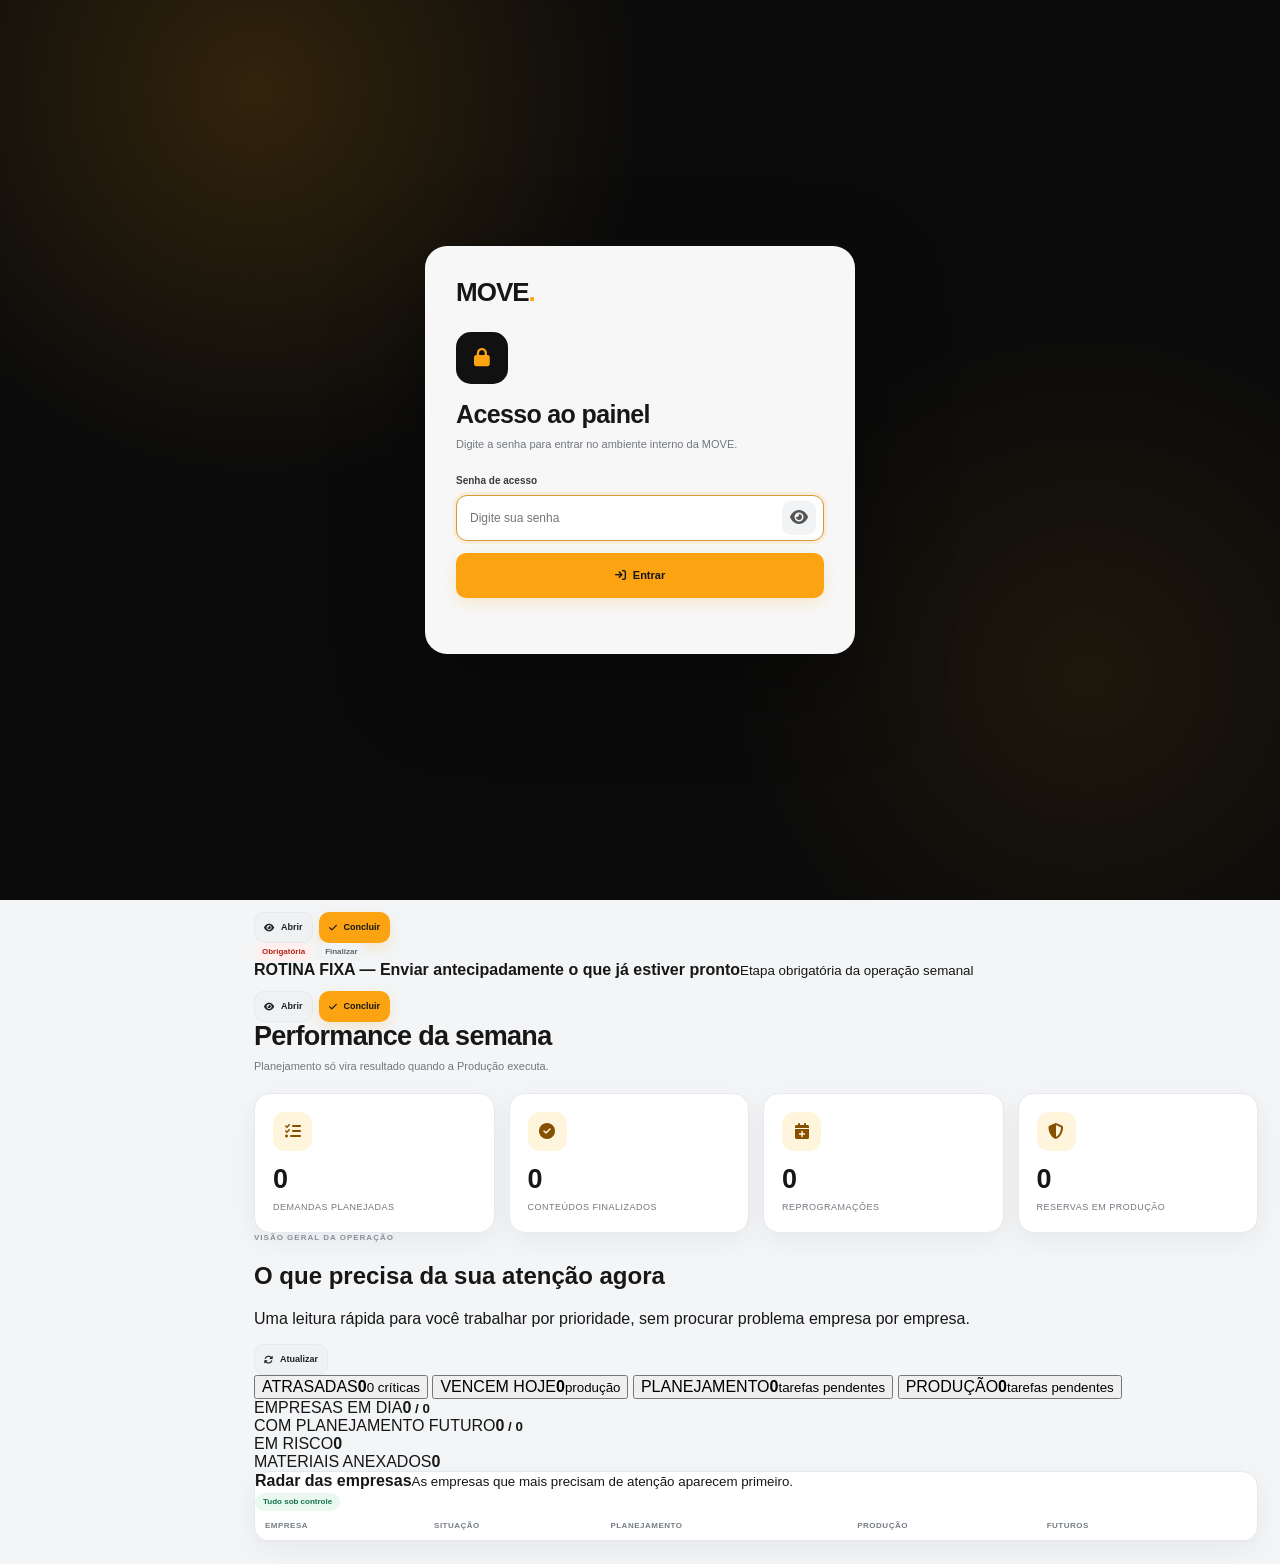
<file: index.html>
<!doctype html>
<html lang="pt-BR">
<head>
<meta charset="utf-8">
<meta name="viewport" content="width=device-width,initial-scale=1">
<meta name="theme-color" content="#0b0b0b">
<title>MOVE AGÊNCIA — Operação</title>
<link rel="stylesheet" href="https://cdnjs.cloudflare.com/ajax/libs/font-awesome/6.5.2/css/all.min.css">
<link rel="stylesheet" href="style.css">
</head>
<body>
<div id="loginScreen" class="login-screen">
  <div class="login-card">
    <div class="login-brand">MOVE<span>.</span></div>
    <div class="login-icon"><i class="fa fa-lock"></i></div>
    <h1>Acesso ao painel</h1>
    <p>Digite a senha para entrar no ambiente interno da MOVE.</p>
    <form id="loginForm" class="login-form" onsubmit="return loginAccess(event)">
      <label for="loginPassword">Senha de acesso</label>
      <div class="login-password-wrap">
        <input id="loginPassword" type="password" autocomplete="current-password" placeholder="Digite sua senha" required>
        <button type="button" class="login-eye" onclick="toggleLoginPassword()" aria-label="Mostrar ou ocultar senha"><i class="fa fa-eye"></i></button>
      </div>
      <button class="btn primary login-submit" type="submit"><i class="fa fa-arrow-right-to-bracket"></i> Entrar</button>
      <div id="loginError" class="login-error"></div>
    </form>
  </div>
</div>
<div id="appShell" class="active auth-hidden">
  <aside class="side">
    <div class="brand">MOVE<span>.</span></div>
    <nav class="nav" id="nav"></nav>
    <div class="foot">MOVE OPERAÇÃO<br>Planejamento Criativo + Produção<br>Sincronizado com Google Sheets.</div>
  </aside>
  <main class="main">
    <header class="top">
      <div><h1 id="title">Início</h1><small id="saved">Conectando ao banco...</small></div>
      <div class="top-actions">
        <button class="btn light sm" onclick="backup()"><i class="fa fa-download"></i> Backup</button>
        <button class="btn light sm" onclick="restorePick()"><i class="fa fa-upload"></i> Restaurar</button>
        <input id="restore" class="hidden" type="file" accept=".json,application/json">
      </div>
    </header>
    <div class="wrap">
      <section class="page active" id="p-home"></section>
      <section class="page" id="p-empresas"></section>
      <section class="page" id="p-quadro"></section>
      <section class="page" id="p-magicplanner"></section>
      <section class="page" id="p-campanhas"></section>
      <section class="page" id="p-pendencias"></section>
      <section class="page" id="p-textos"></section>
      <section class="page" id="p-agenda"></section>
      <section class="page" id="p-tarefas"></section>
      <section class="page" id="p-agendamento"></section>
      <section class="page" id="p-curadoria"></section>
    </div>
  </main>
</div>
<div id="modal" class="modalbg"></div>
<div id="toast"></div>
<script src="script.js"></script>
</body>
</html>
</file>
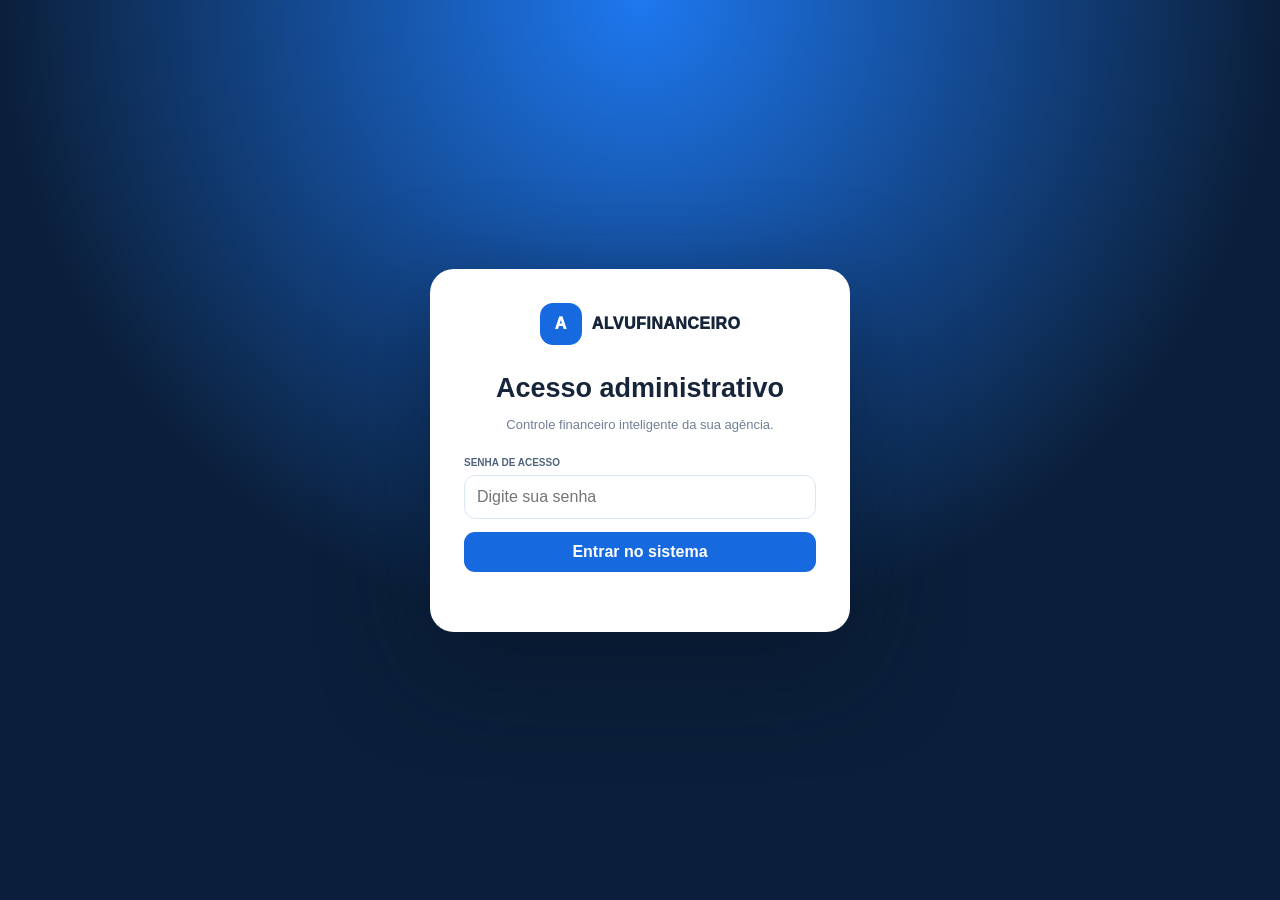
<file: alvu/index.html>
<!doctype html>
<html lang="pt-BR">
<head>
  <meta charset="utf-8">
  <meta name="viewport" content="width=device-width, initial-scale=1">
  <title>ALVUFINANCEIRO</title>
  <link rel="stylesheet" href="style.css">
</head>
<body>
  <section id="login" class="login">
    <form id="loginForm" class="login-card">
      <div class="logo"><span class="logo-mark">A</span>ALVUFINANCEIRO</div>
      <h1>Acesso administrativo</h1>
      <p>Controle financeiro inteligente da sua agência.</p>
      <div class="field">
        <label>Senha de acesso</label>
        <input id="password" type="password" placeholder="Digite sua senha" required>
      </div>
      <button class="btn primary" type="submit">Entrar no sistema</button>
      <div id="loginError" class="error"></div>
    </form>
  </section>

  <section id="shell" class="shell hide">
    <aside id="side" class="side">
      <div class="logo"><span class="logo-mark">A</span>ALVU</div>
      <nav class="menu" id="menu">
        <button type="button" data-page="dashboard" class="active">▦ Dashboard</button>
        <button type="button" data-page="clients">◉ Empresas e cobranças</button>
        <button type="button" data-page="debts">▤ Dívidas</button>
        <button type="button" data-page="transactions">↕ Movimentações</button>
        <button type="button" data-page="settings">⚙ Configuração</button>
      </nav>
      <div class="side-foot">
        <button type="button" class="btn light" style="width:100%" onclick="logout()">Sair</button>
      </div>
    </aside>

    <main class="main">
      <header class="top">
        <div style="display:flex;align-items:center;gap:10px">
          <button type="button" class="btn light mobile" onclick="toggleMenu()">☰</button>
          <div>
            <h2 id="pageTitle">Dashboard</h2>
            <small id="syncText">Conectando...</small>
          </div>
        </div>
        <button type="button" class="btn light small" onclick="loadData(true)">↻ Atualizar</button>
      </header>
      <div id="view" class="content"></div>
    </main>
  </section>

  <div id="modal" class="modal hide"></div>
  <div id="loading" class="loading hide">
    <div class="loader-card">
      <div class="spinner"></div>
      <b id="loadingText">Carregando...</b>
    </div>
  </div>
  <div id="toast" class="toast hide"></div>

  <script src="script.js" defer></script>
</body>
</html>
</file>
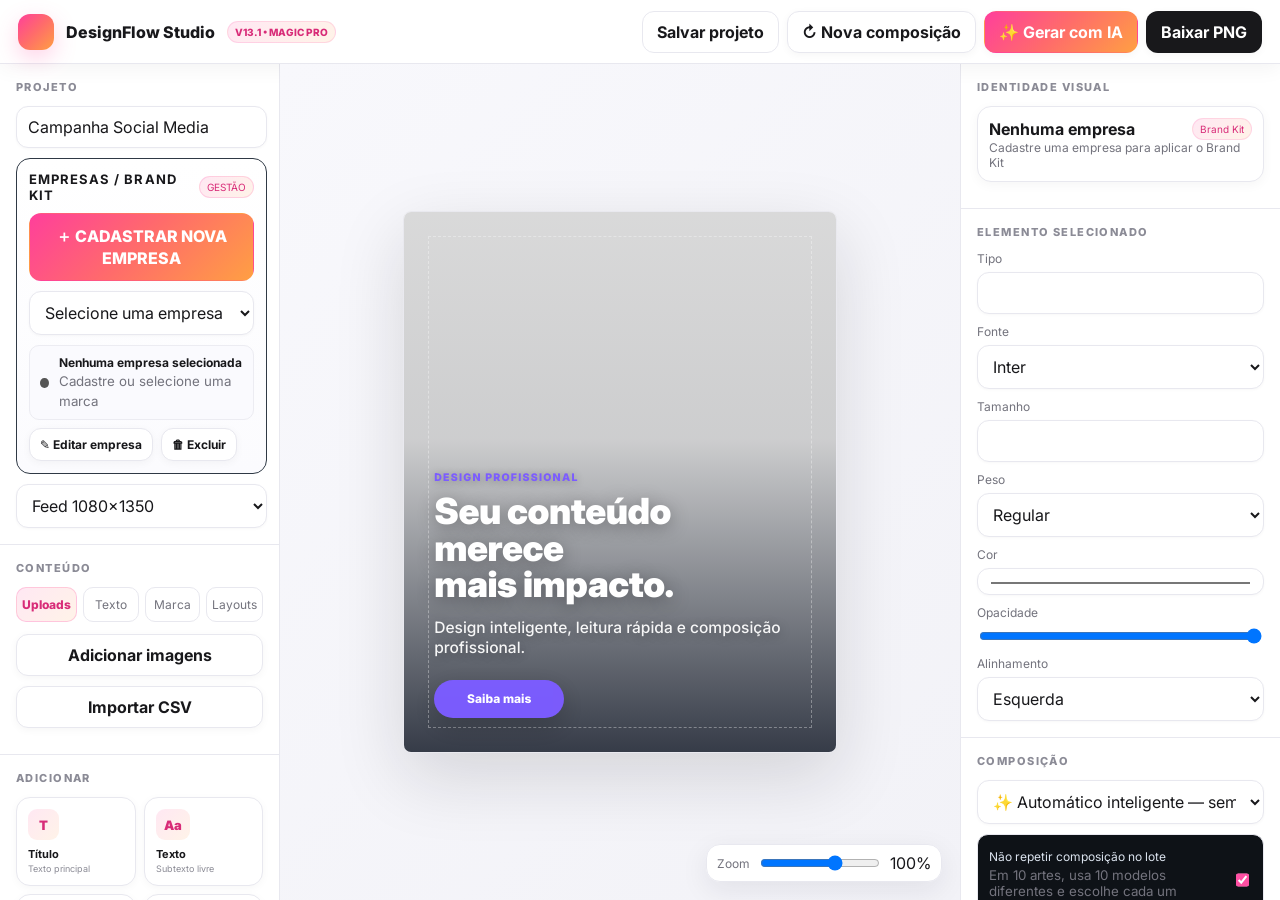
<file: criarartes/index.html>
<!DOCTYPE html>
<html lang="pt-BR">
<head>
<meta charset="UTF-8" />
<meta name="viewport" content="width=device-width, initial-scale=1.0" />
<title>DesignFlow Studio V13.1 — Canva Magic Pro</title>
<link rel="preconnect" href="https://fonts.googleapis.com">
<link rel="preconnect" href="https://fonts.gstatic.com" crossorigin>
<link href="https://fonts.googleapis.com/css2?family=DM+Sans:wght@400;500;600;700;800;900&family=Inter:wght@400;500;600;700;800;900&family=Manrope:wght@400;500;600;700;800&family=Montserrat:wght@400;500;600;700;800;900&family=Outfit:wght@400;500;600;700;800;900&family=Plus+Jakarta+Sans:wght@400;500;600;700;800&family=Poppins:wght@400;500;600;700;800;900&family=Roboto:wght@400;500;700;900&display=swap" rel="stylesheet">
<link rel="stylesheet" href="style.css">
</head>
<body>

<div class="app-loading" id="appLoading">
  <div class="loading-card">
    <div class="loading-spinner"></div>
    <strong id="loadingTitle">Carregando dados da empresa...</strong>
    <small id="loadingText">Aplicando identidade visual, logo, fontes e configurações do Brand Kit.</small>
    <div class="loading-progress"><span></span></div>
  </div>
</div>

<div class="app">
  <header class="topbar">
    <div class="brand"><div class="logo"></div><div>DesignFlow Studio</div><span class="badge">V13.1 • MAGIC PRO</span></div>
    <div class="top-actions">
      <button class="btn ghost" id="btnSave">Salvar projeto</button>
      <button class="btn" id="btnVariant">↻ Nova composição</button>
      <button class="btn primary" id="btnGenerate">✨ Gerar com IA</button>
      <button class="btn success" id="btnExport">Baixar PNG</button>
    </div>
  </header>

  <main class="workspace">
    <aside class="sidebar">
      <div class="section">
        <h3>Projeto</h3>
        <div class="stack">
          <input class="input" id="projectName" placeholder="Nome do projeto" value="Campanha Social Media" />
          <div class="company-manager">
            <div class="company-manager-title"><strong>Empresas / Brand Kit</strong><span>GESTÃO</span></div>
            <button class="company-create-btn" id="btnNewCompany">＋ CADASTRAR NOVA EMPRESA</button>
            <div class="company-row" style="margin-top:10px"><select class="select" id="companySelect"><option value="">Selecione uma empresa cadastrada</option></select></div>
            <div class="company-current"><span class="company-current-dot" id="companyCurrentDot"></span><div class="company-current-copy"><b id="companyCurrentName">Nenhuma empresa selecionada</b><small id="companyCurrentMeta">Cadastre ou selecione uma marca</small></div></div>
            <div class="company-tools" style="margin-top:8px"><button class="btn mini" id="btnEditCompany">✎ Editar empresa</button><button class="btn mini" id="btnDeleteCompany">🗑 Excluir</button></div>
          </div>
          <select class="select" id="formatSelect"><option value="feed">Feed 1080×1350</option><option value="story">Stories 1080×1920</option></select>
        </div>
      </div>

      <div class="section">
        <h3>Conteúdo</h3>
        <div class="tabs"><button class="tab active">Uploads</button><button class="tab">Texto</button><button class="tab">Marca</button><button class="tab">Layouts</button></div>
        <div class="stack" style="margin-top:12px">
          <label class="btn" style="text-align:center">Adicionar imagens<input id="imageInput" type="file" accept="image/*" multiple hidden></label>
          <label class="btn" style="text-align:center">Importar CSV<input id="csvInput" type="file" accept=".csv,text/csv" hidden></label>
          <div class="assets" id="assets"></div>
        </div>
      </div>



      <div class="section add-tools-section">
        <h3>Adicionar</h3>
        <div class="add-tools-grid">
          <button class="add-tool-card" data-add="title">
            <span class="add-tool-icon">T</span>
            <span><b>Título</b><small>Texto principal</small></span>
          </button>
          <button class="add-tool-card" data-add="subtitle">
            <span class="add-tool-icon">Aa</span>
            <span><b>Texto</b><small>Subtexto livre</small></span>
          </button>
          <button class="add-tool-card" data-add="shape">
            <span class="add-tool-icon">◆</span>
            <span><b>Elemento</b><small>Forma visual</small></span>
          </button>
          <button class="add-tool-card delete-tool" id="btnDelete">
            <span class="add-tool-icon">⌫</span>
            <span><b>Excluir</b><small>Item selecionado</small></span>
          </button>
        </div>
      </div>

      <div class="section">
        <h3>✨ Ferramentas mágicas</h3>
        <div class="magic-panel">
          <div class="magic-hero">
            <strong>Diretor de Arte IA</strong>
            <small>Ferramentas automáticas para melhorar composição, contraste, hierarquia e organização.</small>
          </div>
          <div class="magic-grid">
            <button class="magic-btn primary-magic" id="magicDesign"><b>✨ Design Mágico</b><span>Refaz a arte inteira com a melhor composição.</span></button>
            <button class="magic-btn" id="magicBalance"><b>⚖️ Equilibrar</b><span>Corrige proporções, respiros e alinhamentos.</span></button>
            <button class="magic-btn" id="magicContrast"><b>◐ Contraste</b><span>Melhora leitura usando as cores da marca.</span></button>
            <button class="magic-btn" id="magicHierarchy"><b>Aa Hierarquia</b><span>Recalibra título, subtítulo, destaque e CTA.</span></button>
            <button class="magic-btn" id="magicLogo"><b>◎ Logo Smart</b><span>Reposiciona a logo sem colidir com textos.</span></button>
            <button class="magic-btn" id="magicPalette"><b>🎨 Paleta Smart</b><span>Aplica principal, secundária e contraste com equilíbrio.</span></button>
            <button class="magic-btn" id="magicSpacing"><b>↕ Respiro</b><span>Padroniza espaçamentos como um designer.</span></button>
            <button class="magic-btn" id="magicClean"><b>✦ Simplificar</b><span>Remove excesso visual e deixa mais premium.</span></button>
          </div>
          <div class="magic-status" id="magicStatus">Pronto para otimizar a arte atual.</div>
        </div>
      </div>

      <div class="section">
        <h3>Arte atual</h3>
        <div class="stack">
          <div class="field"><label>Título</label><textarea class="textarea" id="titleInput">Seu conteúdo merece mais impacto.</textarea></div>
          <div class="field"><label>Subtítulo</label><textarea class="textarea" id="subtitleInput">Design inteligente, leitura rápida e composição profissional.</textarea></div>
          <div class="field"><label>Destaque</label><input class="input" id="highlightInput" value="DESIGN PROFISSIONAL"></div>
          <div class="field"><label>CTA</label><input class="input" id="ctaInput" value="Saiba mais"></div>
          <button class="btn" id="btnApplyText">Aplicar texto</button>
        </div>
      </div>
    </aside>

    <section class="stage-wrap">
<div class="stage-shell"><div id="stage" class="stage"><div class="overlay"></div><div class="safe"></div></div></div>
      <div class="zoom"><span class="muted">Zoom</span><input id="zoomRange" type="range" min="55" max="125" value="100"><span id="zoomValue">100%</span></div>
    </section>

    <aside class="inspector">
      <div class="section">
        <h3>Identidade visual</h3>
        <div class="cards">
          <div class="card"><div class="row"><strong id="brandName">Nenhuma empresa</strong><span class="badge">Brand Kit</span></div><div class="muted" id="brandStyle">Cadastre uma empresa para aplicar o Brand Kit</div></div>
          <div class="palette" id="palette"></div>
        </div>
      </div>
      <div class="section">
        <h3>Elemento selecionado</h3>
        <div class="stack">
          <div class="field"><label>Tipo</label><input class="input" id="elType" disabled></div>
          <div class="field"><label>Fonte</label><select class="select" id="fontFamily"><option>Inter</option><option>Montserrat</option><option>Poppins</option><option>Manrope</option><option>DM Sans</option><option>Plus Jakarta Sans</option><option>Outfit</option><option>Roboto</option><option>Arial</option><option>Georgia</option></select></div>
          <div class="field"><label>Tamanho</label><input class="input" id="fontSize" type="number" min="10" max="160"></div>
          <div class="field"><label>Peso</label><select class="select" id="fontWeight"><option value="400">Regular</option><option value="600">Semibold</option><option value="700">Bold</option><option value="800">Extra Bold</option><option value="900">Black</option></select></div>
          <div class="field"><label>Cor</label><input class="input" id="fontColor" type="color" value="#ffffff"></div>
          <div class="field"><label>Opacidade</label><input id="opacity" type="range" min="10" max="100" value="100"></div>
          <div class="field"><label>Alinhamento</label><select class="select" id="textAlign"><option value="left">Esquerda</option><option value="center">Centro</option><option value="right">Direita</option></select></div>
        </div>
      </div>
      <div class="section">
        <h3>Composição</h3>
        <div class="stack">
          <select class="select" id="layoutSelect">
            <option value="auto">✨ Automático inteligente — sem repetir</option>
            <option value="bottom">Headline inferior</option>
            <option value="left">Editorial esquerdo</option>
            <option value="right">Editorial direito</option>
            <option value="center">Central premium</option>
            <option value="card">Card translúcido inferior</option>
            <option value="top-left">Superior esquerdo</option>
            <option value="top-right">Superior direito</option>
            <option value="glass-left">Glass esquerdo</option>
            <option value="glass-right">Glass direito</option>
            <option value="split-left">Painel lateral esquerdo</option>
            <option value="split-right">Painel lateral direito</option>
            <option value="poster-left">Poster editorial esquerdo</option>
            <option value="poster-right">Poster editorial direito</option>
            <option value="bottom-center">Impacto inferior central</option>
            <option value="top-center">Impacto superior central</option>
            <option value="lower-left">Bloco inferior esquerdo</option>
            <option value="lower-right">Bloco inferior direito</option>
            <option value="upper-left">Bloco alto esquerdo</option>
            <option value="upper-right">Bloco alto direito</option>
            <option value="minimal-left">Minimal esquerdo</option>
            <option value="minimal-right">Minimal direito</option>
            <option value="ribbon-left">Faixa editorial esquerda</option>
            <option value="ribbon-right">Faixa editorial direita</option>
            <option value="diagonal-left">Diagonal esquerda</option>
            <option value="diagonal-right">Diagonal direita</option>
          </select>
          <div class="design-toggle">
            <div><label>Não repetir composição no lote</label><small>Em 10 artes, usa 10 modelos diferentes e escolhe cada um conforme a área livre da foto.</small></div>
            <input id="randomBatch" type="checkbox" checked>
          </div>
          <div style="display:flex;gap:8px;align-items:center">
            <button class="btn" id="btnReflow" style="flex:1">Reorganizar arte</button>
            <span class="analysis-pill" id="analysisStatus">Foto não analisada</span>
          </div>
          <div class="card" style="margin-top:2px"><div class="muted"><b style="color:#fff">100 modelos internos</b><br>O CSV envia o conteúdo. O motor escolhe uma composição segura e diferente para cada arte do lote, evitando o rosto/assunto principal.</div></div>
        </div>
      </div>
    </aside>
  </main>
</div>
<div class="toast" id="toast"></div>
<div class="modal-backdrop" id="companyModal">
  <div class="modal" role="dialog" aria-modal="true" aria-labelledby="companyModalTitle">
    <div class="modal-head"><h2 id="companyModalTitle">Cadastrar empresa</h2><button class="btn ghost" id="btnCloseCompany">✕</button></div>
    <div class="modal-body">
      <div class="modal-grid">
        <div class="field full"><label>Nome da empresa *</label><input class="input" id="companyNameInput" placeholder="Ex.: Laben Clínica"></div>
        <div class="field"><label>Cor principal</label><div class="color-field"><input type="color" id="companyPrimaryColor" value="#00c217"><input class="input" id="companyPrimaryText" value="#00c217"></div></div>
        <div class="field"><label>Cor secundária</label><div class="color-field"><input type="color" id="companySecondaryColor" value="#ffffff"><input class="input" id="companySecondaryText" value="#ffffff"></div></div>
        <div class="field"><label>Cor dos textos</label><div class="color-field"><input type="color" id="companyTextColor" value="#ffffff"><input class="input" id="companyTextText" value="#ffffff"></div></div>
        <div class="field"><label>Cor de contraste / blur</label><div class="color-field"><input type="color" id="companyContrastColor" value="#111827"><input class="input" id="companyContrastText" value="#111827"></div></div>
        <div class="field"><label>Estilo visual</label><select class="select" id="companyStyleInput"><option>Profissional / Clean</option><option>Moderno / Premium</option><option>Comercial / Impactante</option><option>Institucional</option><option>Editorial</option><option>Minimalista</option><option>Elegante / Luxo</option><option>Jovem / Criativo</option></select></div>
        <div class="field"><label>Fonte de títulos</label><select class="select" id="companyFontTitle"><option>Inter</option><option>Montserrat</option><option>Poppins</option><option>Manrope</option><option>DM Sans</option><option>Plus Jakarta Sans</option><option>Outfit</option><option>Roboto</option><option>Arial</option><option>Georgia</option></select></div>
        <div class="field"><label>Fonte de textos</label><select class="select" id="companyFontBody"><option>Inter</option><option>Montserrat</option><option>Poppins</option><option>Manrope</option><option>DM Sans</option><option>Plus Jakarta Sans</option><option>Outfit</option><option>Roboto</option><option>Arial</option><option>Georgia</option></select></div>
        <div class="field full"><label>Logo da empresa</label><label class="logo-drop" id="companyLogoDrop"><span id="companyLogoHint">Clique para enviar PNG, JPG ou SVG</span><img id="companyLogoPreview" hidden><input id="companyLogoInput" type="file" accept="image/png,image/jpeg,image/svg+xml,image/webp" hidden></label></div>
      </div>
    </div>
    <div class="modal-actions"><button class="btn" id="btnResetCompany">Limpar</button><div class="right"><button class="btn ghost" id="btnCancelCompany">Cancelar</button><button class="btn primary" id="btnSaveCompany">Salvar empresa</button></div></div>
  </div>
</div>


<script src="script.js"></script>
</body>
</html>
</file>
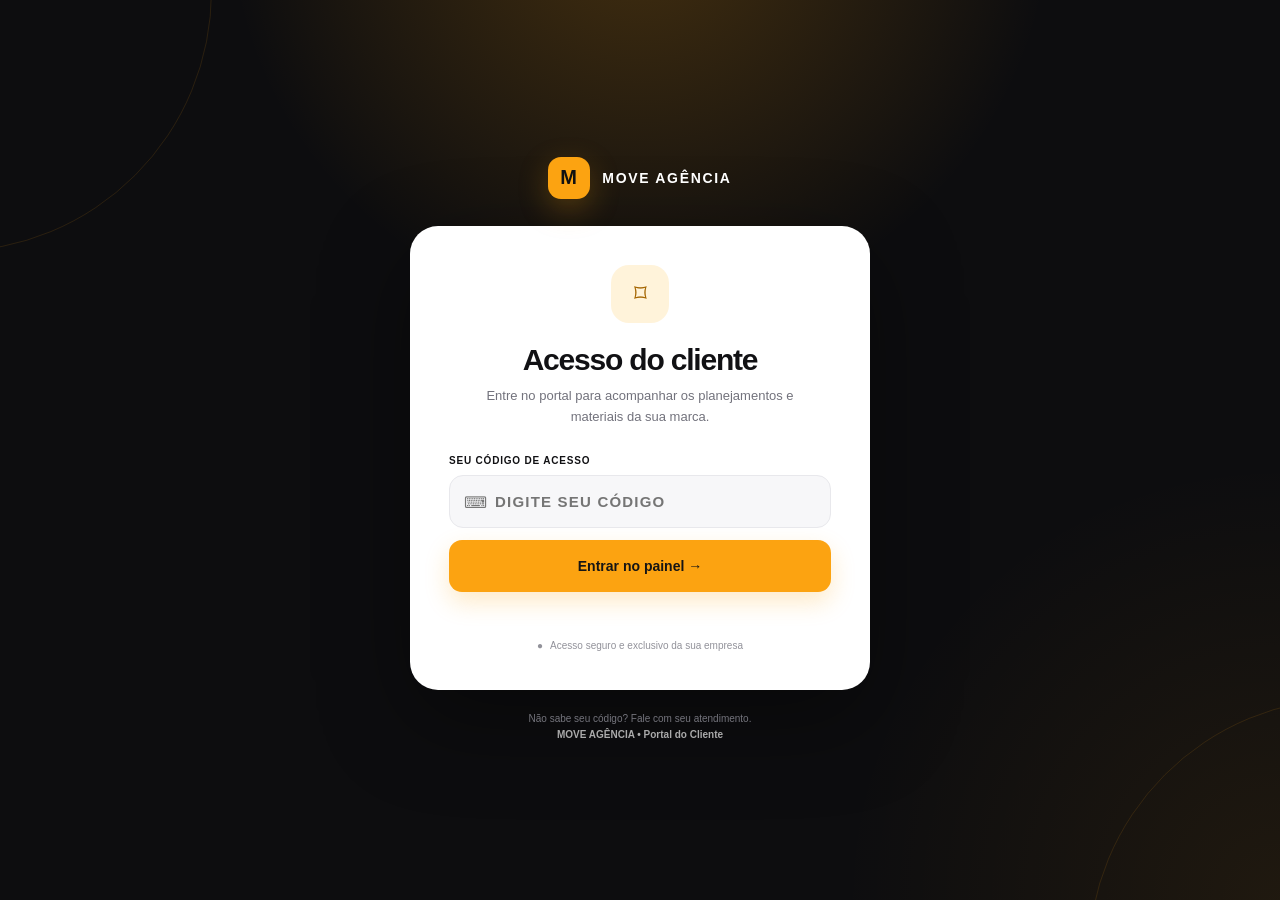
<file: painelcliente/index.html>
<!doctype html>
<html lang="pt-BR">
<head>
  <meta charset="utf-8">
  <meta name="viewport" content="width=device-width,initial-scale=1">
  <meta name="theme-color" content="#0d0d0f">
  <title>MOVE — Portal do Cliente</title>
  <link rel="stylesheet" href="style.css">
</head>
<body>
  <section id="login" class="login login-auth">
    <div class="auth-shell"><div class="brand auth-brand"><span class="brand-mark">M</span> MOVE AGÊNCIA</div><form id="loginForm" class="auth-card"><div class="auth-lock">⌑</div><h1>Acesso do cliente</h1><p class="auth-sub">Entre no portal para acompanhar os planejamentos e materiais da sua marca.</p><div class="field"><label for="accessCode">Seu código de acesso</label><div class="code-wrap"><div class="auth-input"><span>⌨</span><input id="accessCode" autocomplete="one-time-code" placeholder="DIGITE SEU CÓDIGO" required></div><button id="loginBtn" class="btn btn-brand" type="submit">Entrar no painel →</button></div></div><div id="loginError" class="login-error"></div><div class="auth-secure"><span>●</span> Acesso seguro e exclusivo da sua empresa</div></form><div class="auth-footer">Não sabe seu código? Fale com seu atendimento.<br><b>MOVE AGÊNCIA • Portal do Cliente</b></div></div>
  </section>
  <section id="app" class="app hidden">
    <aside id="sidebar" class="sidebar"><div class="brand"><span class="brand-mark">M</span> MOVE</div><div class="client-pill"><small>Conta conectada</small><b id="sideCompany">Cliente</b></div><nav class="nav" id="nav"><button data-page="home" class="active"><span class="nav-icon">⌂</span>Visão geral</button><button data-page="planning"><span class="nav-icon">◇</span>Planejamentos</button><button data-page="materials"><span class="nav-icon">▣</span>Materiais</button><button data-page="campaigns"><span class="nav-icon">◎</span>Campanhas</button><button data-page="calendar"><span class="nav-icon">□</span>Calendário</button></nav><div class="sidebar-foot"><button class="btn btn-light" style="width:100%" onclick="logout()">Sair do painel</button></div></aside>
    <main class="main"><header class="topbar"><div style="display:flex;gap:11px;align-items:center"><button class="btn btn-light mobile-menu" onclick="toggleMenu()">☰</button><div><h2 id="pageTitle">Visão geral</h2><small id="today"></small></div></div><div class="top-actions"><span id="sync" class="sync">Dados sincronizados</span><button class="btn btn-dark btn-sm" onclick="loadPortal(true)">↻ Atualizar</button></div></header><div id="view" class="content"></div></main>
  </section>
  <div id="modal" class="modal hidden"></div><div id="toast" class="toast hidden"></div>
  <script src="script.js"></script>
</body>
</html>
</file>
<file: style.css>
:root{
  --yellow:#fca311;
  --yellow-soft:#fff5dc;
  --yellow-line:#f8d78e;
  --black:#0b0b0b;
  --black-2:#171717;
  --surface:#ffffff;
  --surface-2:#f8f9fb;
  --background:#f3f5f7;
  --border:#e7e9ed;
  --text:#171717;
  --muted:#727780;
  --success:#12734b;
  --success-bg:#eaf8f0;
  --danger:#b42318;
  --danger-bg:#fff0ef;
  --warning:#8a5700;
  --warning-bg:#fff3d5;
  --blue:#3156a3;
  --blue-bg:#eef3ff;
  --radius:16px;
  --shadow:0 8px 28px rgba(15,23,42,.055);
  --shadow-hover:0 15px 36px rgba(15,23,42,.085);
}

*{box-sizing:border-box}
html{scroll-behavior:smooth}
body{
  margin:0;
  min-height:100vh;
  font-family:Inter,ui-sans-serif,-apple-system,BlinkMacSystemFont,"Segoe UI",Arial,sans-serif;
  background:
    radial-gradient(circle at 10% 0%,rgba(252,163,17,.08),transparent 28%),
    var(--background);
  color:var(--text);
  -webkit-font-smoothing:antialiased;
}
button,input,select,textarea{font:inherit}
button{cursor:pointer}
input,select,textarea{outline:none}
.hidden{display:none!important}
#appShell{display:block!important}

/* Sidebar */
.side{
  position:fixed;
  inset:0 auto 0 0;
  width:252px;
  z-index:20;
  padding:22px 14px 18px;
  display:flex;
  flex-direction:column;
  background:linear-gradient(180deg,#090909,#111);
  color:#fff;
  border-right:1px solid #1d1d1d;
}
.brand{
  font-size:25px;
  font-weight:900;
  letter-spacing:-1px;
  padding:7px 11px 22px;
}
.brand span{color:var(--yellow)}
.brand:after{
  content:" LAB";
  margin-left:7px;
  padding:4px 6px;
  border-radius:6px;
  background:var(--yellow);
  color:#111;
  font-size:8px;
  letter-spacing:.7px;
  vertical-align:middle;
}
.nav{display:flex;flex-direction:column;gap:3px}
.nav button{
  width:100%;
  min-height:43px;
  border:1px solid transparent;
  border-radius:11px;
  padding:0 12px;
  display:flex;
  align-items:center;
  gap:9px;
  background:transparent;
  color:#aeb1b7;
  text-align:left;
  font-size:12px;
  font-weight:750;
  transition:.16s ease;
}
.nav button i{
  width:21px;
  text-align:center;
  font-size:13px;
}
.nav button:hover{background:#191919;color:#fff}
.nav button.active{
  background:#202020;
  color:#fff;
  border-color:#292929;
}
.nav button.active i{color:var(--yellow)}
.foot{
  margin-top:auto;
  border-top:1px solid #272727;
  padding:15px 10px 0;
  color:#868686;
  font-size:10px;
  line-height:1.6;
}

/* Layout */
.main{margin-left:252px;min-height:100vh}
.top{
  height:72px;
  position:sticky;
  top:0;
  z-index:15;
  padding:0 28px;
  display:flex;
  align-items:center;
  justify-content:space-between;
  background:rgba(255,255,255,.91);
  backdrop-filter:blur(18px);
  border-bottom:1px solid rgba(231,233,237,.9);
}
.top h1{margin:0;font-size:19px;letter-spacing:-.35px}
.top small{display:block;margin-top:3px;color:var(--muted);font-size:9px}
.top-actions{display:flex;gap:7px;align-items:center}
.wrap{max-width:1600px;margin:0 auto;padding:28px}
.page{display:none;animation:pageIn .2s ease}
.page.active{display:block}
@keyframes pageIn{from{opacity:.2;transform:translateY(3px)}to{opacity:1;transform:none}}

/* Typography & headings */
.head{
  display:flex;
  align-items:flex-start;
  justify-content:space-between;
  gap:18px;
  margin-bottom:18px;
}
.head h2{
  margin:0;
  font-size:27px;
  line-height:1.1;
  letter-spacing:-.7px;
}
.head p{
  max-width:760px;
  margin:6px 0 0;
  color:var(--muted);
  font-size:11px;
  line-height:1.55;
}
.eyebrow{
  display:block;
  color:#8b8f97;
  font-size:8px;
  font-weight:900;
  letter-spacing:1px;
}

/* Buttons */
.btn{
  border:1px solid transparent;
  border-radius:10px;
  min-height:38px;
  padding:0 13px;
  display:inline-flex;
  align-items:center;
  justify-content:center;
  gap:7px;
  font-weight:800;
  font-size:11px;
  white-space:nowrap;
  transition:.16s ease;
}
.btn:hover{transform:translateY(-1px)}
.btn:active{transform:none}
.btn.primary{background:var(--yellow);color:#151515;box-shadow:0 5px 14px rgba(252,163,17,.18)}
.btn.dark{background:#151515;color:#fff}
.btn.light{background:#f0f1f3;color:#202124;border-color:#e8e9eb}
.btn.danger{background:var(--danger-bg);color:var(--danger);border-color:#ffd8d4}
.btn.ok{background:var(--success-bg);color:var(--success);border-color:#d4f1df}
.btn.sm{min-height:31px;padding:0 9px;font-size:9px}

/* Cards / grids */
.grid{display:grid;gap:14px}
.kpis{grid-template-columns:repeat(4,minmax(0,1fr))}
.companies{grid-template-columns:repeat(3,minmax(0,1fr))}
.media{grid-template-columns:repeat(3,minmax(0,1fr))}
.card{
  background:var(--surface);
  border:1px solid var(--border);
  border-radius:var(--radius);
  box-shadow:var(--shadow);
  transition:.18s ease;
}
.card:hover{box-shadow:var(--shadow-hover);transform:translateY(-2px)}
.section{padding:18px}
.kpi{padding:18px}
.kpi i{
  width:39px;height:39px;
  display:grid;place-items:center;
  border-radius:12px;
  background:var(--yellow-soft);
  color:#855100;
}
.kpi b{display:block;margin:13px 0 1px;font-size:27px;letter-spacing:-1px}
.kpi span{color:var(--muted);font-size:9px;text-transform:uppercase;letter-spacing:.5px}
.company{padding:17px}
.avatar{
  width:44px;height:44px;
  display:grid;place-items:center;
  border-radius:13px;
  background:#111;
  color:var(--yellow);
  font-weight:900;
  font-size:13px;
}
.company h3{margin:12px 0 4px;font-size:15px}
.meta{color:var(--muted);font-size:10px;line-height:1.55}
.actions{display:flex;gap:6px;flex-wrap:wrap;margin-top:12px}
.stats{display:grid;grid-template-columns:repeat(3,1fr);gap:7px;margin:12px 0}
.mini{padding:9px 7px;border-radius:10px;background:var(--surface-2);text-align:center}
.mini b{display:block;font-size:15px}
.mini span{font-size:7px;color:#868b92;letter-spacing:.45px}

/* Lists */
.list{display:flex;flex-direction:column;gap:8px}
.item{
  padding:12px;
  display:flex;
  justify-content:space-between;
  gap:10px;
  align-items:center;
  border:1px solid var(--border);
  border-radius:12px;
  background:#fff;
}
.item strong{font-size:11px}
.item small{display:block;margin-top:4px;color:#888;font-size:9px}
.empty{
  width:100%;
  padding:30px 16px;
  border:1px dashed #dfe2e6;
  border-radius:13px;
  background:#fafbfc;
  color:#969ba2;
  text-align:center;
  font-size:10px;
}
.notice{
  margin-bottom:14px;
  padding:11px 13px;
  border:1px solid var(--yellow-line);
  border-radius:11px;
  background:var(--yellow-soft);
  color:#704700;
  font-size:10px;
  line-height:1.5;
}

/* Badges */
.badge{
  padding:5px 8px;
  display:inline-flex;
  align-items:center;
  gap:4px;
  border-radius:999px;
  background:#f0f2f4;
  color:#5f646b;
  font-size:8px;
  font-weight:850;
  line-height:1;
}
.badge.warn,.warn{background:var(--warning-bg);color:var(--warning)}
.badge.ok,.ok{background:var(--success-bg);color:var(--success)}
.badge.red,.red{background:var(--danger-bg);color:var(--danger)}
.move-team-strategic{background:var(--blue-bg)!important;color:var(--blue)!important}
.move-team-creative{background:var(--yellow-soft)!important;color:#805100!important}
.move-upload-attached{display:inline-flex;align-items:center;gap:4px}

/* Forms / modal */
.modalbg{
  position:fixed;inset:0;z-index:70;
  display:none;place-items:center;
  padding:20px;
  background:rgba(4,7,12,.62);
  backdrop-filter:blur(5px);
}
.modalbg.open{display:grid}
.modal{
  width:min(780px,100%);
  max-height:91vh;
  overflow:auto;
  border-radius:19px;
  background:#fff;
  box-shadow:0 24px 80px rgba(0,0,0,.22);
}
.mh,.mf{
  position:sticky;
  z-index:2;
  padding:15px 18px;
  display:flex;
  justify-content:space-between;
  gap:8px;
  background:#fff;
}
.mh{top:0;border-bottom:1px solid var(--border)}
.mf{bottom:0;border-top:1px solid var(--border);justify-content:flex-end}
.mb{padding:18px}
.fg{display:grid;grid-template-columns:1fr 1fr;gap:13px}
.field{display:flex;flex-direction:column;gap:6px}
.field label{font-size:10px;font-weight:850;color:#35383d}
.field input,.field select,.field textarea{
  width:100%;
  border:1px solid #dde0e4;
  border-radius:10px;
  padding:10px 11px;
  background:#fff;
  color:#171717;
  font-size:11px;
  transition:.15s;
}
.field input:focus,.field select:focus,.field textarea:focus{
  border-color:#d39a31;
  box-shadow:0 0 0 3px rgba(252,163,17,.12);
}
.field textarea{min-height:105px;resize:vertical;line-height:1.55}
.span{grid-column:1/-1}

/* Check chips */
.move-check-grid{display:flex;gap:6px;flex-wrap:wrap}
.move-check-chip{position:relative}
.move-check-chip input{position:absolute;opacity:0;pointer-events:none}
.move-check-chip span{
  display:inline-flex;
  align-items:center;
  min-height:31px;
  padding:0 9px;
  border:1px solid #e1e3e6;
  border-radius:9px;
  background:#fff;
  color:#575c63;
  font-size:9px;
  font-weight:750;
  cursor:pointer;
}
.move-check-chip input:checked+span{
  border-color:#d59b2f;
  background:var(--yellow-soft);
  color:#765000;
}
.move-check-help{color:#92969c;font-size:8px}

/* Calendar / Board */
.board{display:flex;gap:12px;overflow:auto}
.week{min-width:310px;max-width:310px;padding:12px;border-radius:14px;background:#eef0f2}
.move-board-calendar-wrap{display:grid;gap:18px;margin-top:16px}
.move-calendar-week{
  padding:16px;
  border:1px solid var(--border);
  border-radius:18px;
  background:#fff;
  box-shadow:var(--shadow);
}
.move-calendar-week.is-complete{border-color:#bfe5ca}
.move-week-top{
  display:flex;
  justify-content:space-between;
  gap:14px;
  align-items:flex-start;
  margin-bottom:14px;
}
.move-week-calendar{
  display:grid;
  grid-template-columns:repeat(7,minmax(155px,1fr));
  gap:8px;
  overflow-x:auto;
  padding-bottom:4px;
}
.move-day{
  min-width:155px;
  min-height:190px;
  overflow:hidden;
  border:1px solid #e7e9ec;
  border-radius:13px;
  background:#fafbfc;
}
.move-day.has-content{background:#fff}
.move-day-head{
  padding:9px 10px;
  display:flex;
  align-items:center;
  justify-content:space-between;
  border-bottom:1px solid #e8eaed;
  background:#f6f7f8;
}
.move-day-head>div{display:flex;align-items:center;gap:7px;text-transform:capitalize}
.move-day-head b{font-size:10px}
.move-day-head span{
  width:26px;height:26px;
  display:grid;place-items:center;
  border-radius:50%;
  background:#111;color:#fff;
  font-size:10px;font-weight:850;
}
.move-day-add{
  width:28px;height:28px;
  border:0;border-radius:8px;
  background:var(--yellow);
  color:#111;
}
.move-day-body{display:grid;gap:7px;padding:8px}
.move-empty-day{
  padding:17px 7px;
  border:1px dashed #d8dbe0;
  border-radius:10px;
  background:transparent;
  color:#8a8f96;
  font-size:9px;
}
.move-calendar-content{
  padding:9px;
  border:1px solid #e7e9ec;
  border-radius:11px;
  background:#fff;
}
.move-calendar-content strong{display:block;margin:7px 0 4px;font-size:10px;line-height:1.4}
.move-calendar-content small{color:#888;font-size:8px}
.move-calendar-tags{display:flex;gap:4px;flex-wrap:wrap}
.move-week-done,.move-company-progress,.move-board-progress,.move-content-progress{
  display:inline-flex;align-items:center;gap:5px;
  font-size:9px;font-weight:800;
}
.move-week-done{padding:5px 8px;border-radius:999px;background:var(--success-bg);color:var(--success)}
.move-undated{
  margin-top:10px;padding:10px;
  display:flex;gap:6px;align-items:center;flex-wrap:wrap;
  border-radius:11px;background:#fff7e8;font-size:9px;
}

/* Teams */
.move-team-area{display:grid;grid-template-columns:1fr 1fr;gap:16px;margin-top:26px}
.move-team-column{
  padding:15px;
  border:1px solid var(--border);
  border-radius:17px;
  background:#f8f9fa;
}
.move-team-column>h3{margin:0 0 4px;font-size:15px}
.move-team-list{display:grid;gap:8px;margin-top:12px}
.move-team-card{
  padding:11px;
  border:1px solid #e5e7ea;
  border-radius:12px;
  background:#fff;
}
.move-team-card>strong{display:block;margin:8px 0 4px;font-size:11px}
.move-team-card>small{display:block;color:#888;font-size:8px}
.move-status-select{
  width:100%;margin:8px 0 0;padding:8px;
  border:1px solid #dfe2e5;border-radius:9px;
  background:#fff;font-size:9px;
}

/* Media */
.move-board-schedule{margin-top:28px}
.move-board-media-grid{display:grid;grid-template-columns:repeat(auto-fill,minmax(250px,1fr));gap:14px}
.move-board-media-card{
  overflow:hidden;
  border:1px solid var(--border);
  border-radius:15px;
  background:#fff;
}
.move-board-media{
  min-height:190px;
  display:flex;
  align-items:center;
  justify-content:center;
  overflow:hidden;
  background:#080808;
}
.move-board-media img,.move-board-media video{
  display:block;
  width:100%;
  height:auto;
  max-width:100%;
  object-fit:contain;
  background:#000;
}
.move-board-media-info{padding:12px}
.move-board-media-info h4{margin:9px 0 4px;font-size:12px}
.instagram-card{
  max-width:560px;
  margin:0 auto;
  overflow:hidden;
  border:1px solid var(--border);
  border-radius:17px;
  background:#fff;
}
.instagram-media-wrap{
  min-height:180px;
  display:flex;
  align-items:center;
  justify-content:center;
  padding:12px;
  background:#0b0b0b;
}
.instagram-media-wrap img,.instagram-media-wrap video{
  display:block;
  max-width:100%;
  width:auto;
  height:auto;
  max-height:78vh;
  object-fit:contain;
  background:#000;
}
.instagram-info{padding:14px 15px 16px;border-top:1px solid #eee}
.instagram-info h3{margin:8px 0 5px;font-size:13px}
.caption{white-space:pre-wrap;color:#656a71;font-size:10px;line-height:1.55}

/* Campaigns */
.campaign-tabs{display:flex;gap:7px;flex-wrap:wrap;margin:14px 0}
.campaign-tab-count{
  min-width:19px;height:19px;padding:0 5px;
  display:inline-grid;place-items:center;
  border-radius:999px;
  background:rgba(0,0,0,.09);
  font-size:8px;
}
.campaign-grid{align-items:stretch}
.campaign-card{display:flex;flex-direction:column}
.campaign-card-top{display:flex;justify-content:space-between;gap:7px;flex-wrap:wrap}
.campaign-card h3{margin:12px 0 5px}
.campaign-idea{
  color:#555b62;font-size:10px;line-height:1.55;
  display:-webkit-box;-webkit-line-clamp:3;-webkit-box-orient:vertical;overflow:hidden;
}
.campaign-objective{
  margin:10px 0;padding:10px;
  display:grid;gap:3px;
  border-radius:10px;background:#f7f8f9;
}
.campaign-objective b{color:#8a8e95;font-size:8px;text-transform:uppercase}
.campaign-objective span{font-size:10px}
.campaign-card .actions{margin-top:auto;padding-top:10px}
.campaign-create-start{max-width:680px;margin:18px auto;text-align:center;padding:34px!important}
.campaign-create-icon{
  width:58px;height:58px;margin:0 auto 13px;
  display:grid;place-items:center;
  border-radius:17px;background:#111;color:var(--yellow);font-size:21px;
}
.campaign-editor-title{display:flex;justify-content:space-between;align-items:flex-end;gap:10px;margin-bottom:10px}
.campaign-editor-title small{display:block;margin-top:4px;color:#888;font-size:8px}
.campaign-creative-list{display:grid;gap:10px}
.campaign-creative-editor{
  padding:12px;border:1px solid #e4e6e9;border-radius:13px;background:#fafbfc;
}
.campaign-creative-head{display:flex;justify-content:space-between;align-items:center;margin-bottom:9px}
.campaign-creative-head small{font-size:8px;color:#8b9096}
.campaign-total-box{
  height:40px;padding:0 12px;
  display:flex;align-items:center;
  border-radius:10px;background:#111;color:var(--yellow);
  font-size:19px;font-weight:900;
}

/* Tasks — separated departments */
.task-sector-grid{
  display:grid;
  grid-template-columns:repeat(2,minmax(0,1fr));
  gap:12px;
  margin:16px 0 18px;
}
.task-sector-option{
  min-height:86px;
  padding:14px;
  display:grid;
  grid-template-columns:auto 1fr auto;
  align-items:center;
  gap:12px;
  border:1px solid var(--border);
  border-radius:16px;
  background:#fff;
  text-align:left;
  box-shadow:var(--shadow);
  transition:.16s;
}
.task-sector-option:hover{transform:translateY(-1px);box-shadow:var(--shadow-hover)}
.task-sector-option.active{border-color:#e1ae51;box-shadow:0 0 0 3px rgba(252,163,17,.10),var(--shadow)}
.task-sector-icon{
  width:45px;height:45px;
  display:grid;place-items:center;
  flex:0 0 auto;
  border-radius:13px;
  font-size:15px;
}
.task-sector-icon.strategic{background:var(--blue-bg);color:var(--blue)}
.task-sector-icon.production{background:var(--yellow-soft);color:#855300}
.task-sector-copy b{display:block;font-size:12px}
.task-sector-copy small{display:block;margin-top:4px;color:#858a91;font-size:9px}
.task-sector-number{
  min-width:34px;height:34px;padding:0 8px;
  display:grid;place-items:center;
  border-radius:11px;background:#111;color:#fff;
  font-size:14px;font-weight:900;
}
.task-workspace{
  padding:17px;
  border:1px solid var(--border);
  border-radius:18px;
  background:#fff;
  box-shadow:var(--shadow);
}
.task-workspace-head{
  display:flex;justify-content:space-between;align-items:flex-end;gap:14px;
  padding-bottom:14px;margin-bottom:12px;
  border-bottom:1px solid #eceef0;
}
.task-workspace-head h3{margin:5px 0 3px;font-size:16px}
.task-workspace-head p{margin:0;color:#7b8087;font-size:10px}
.task-list-pro{display:grid;gap:8px}
.task-card-pro{
  padding:12px;
  display:grid;
  grid-template-columns:auto 1fr auto;
  gap:11px;
  align-items:flex-start;
  border:1px solid #e6e8eb;
  border-radius:13px;
  background:#fff;
  transition:.15s;
}
.task-card-pro:hover{border-color:#d9dce0;background:#fcfcfd}
.task-card-pro.is-done{opacity:.62;background:#fafafa}
.task-card-pro.is-done h4{text-decoration:line-through}
.task-check-pro{
  width:31px;height:31px;
  display:grid;place-items:center;
  border:1px solid #dfe2e6;
  border-radius:9px;
  background:#fff;color:#a5a9af;
}
.task-check-pro.checked{border-color:#cbead6;background:var(--success-bg);color:var(--success)}
.task-content-pro{min-width:0}
.task-tags-pro{display:flex;gap:5px;flex-wrap:wrap}
.task-content-pro h4{margin:8px 0 4px;font-size:11px}
.task-content-pro p{margin:0;color:#6f747b;font-size:9px;line-height:1.5;white-space:pre-wrap}
.task-meta-pro{display:flex;gap:11px;flex-wrap:wrap;margin-top:8px;color:#858a90;font-size:8px}
.task-meta-pro i{margin-right:3px}
.task-actions-pro{display:flex;gap:5px}
.task-sector-fixed{
  padding:10px;
  display:flex;align-items:center;gap:10px;
  border:1px solid #e3e5e8;border-radius:11px;background:#fafbfc;
}
.task-sector-fixed>div{display:grid;gap:3px}
.task-sector-fixed b{font-size:10px}
.task-sector-fixed small{font-size:8px;color:#868b92}

/* Agenda */
.calendar{display:grid;grid-template-columns:repeat(7,1fr);gap:6px}
.day{
  min-height:88px;padding:7px;
  border:1px solid var(--border);border-radius:10px;background:#fff;font-size:9px;
}
.event{
  margin-top:4px;padding:4px 5px;
  overflow:hidden;border-radius:5px;background:#111;color:#fff;font-size:7px;
}

/* Curadoria */
.curadoria{grid-template-columns:repeat(3,minmax(0,1fr))!important}
.curadoria .reel{min-width:0}
.reelbox{
  min-height:420px;
  display:flex;align-items:flex-start;justify-content:center;
  overflow:hidden;background:#fff;
}
.reelbox blockquote{margin:0!important}
.copy-link-btn{background:var(--yellow-soft);color:#855300}

/* Tables */
.table{width:100%;border-collapse:collapse}
.table th,.table td{padding:10px;border-bottom:1px solid var(--border);text-align:left;font-size:10px}
.table th{color:#777d84;font-size:8px;text-transform:uppercase;letter-spacing:.5px}

/* Toast */
#toast{
  position:fixed;right:22px;bottom:22px;z-index:100;
  display:none;
  max-width:360px;
  padding:11px 14px;
  border-radius:11px;
  background:#111;color:#fff;
  box-shadow:0 14px 35px rgba(0,0,0,.18);
  font-size:10px;
}

/* Responsive */
@media(max-width:1180px){
  .companies,.media{grid-template-columns:repeat(2,minmax(0,1fr))}
  .curadoria{grid-template-columns:repeat(2,minmax(0,1fr))!important}
}
@media(max-width:920px){
  .kpis{grid-template-columns:repeat(2,1fr)}
  .move-team-area{grid-template-columns:1fr}
}
@media(max-width:720px){
  .side{position:relative;width:100%;height:auto;inset:auto;padding:12px}
  .brand{padding:6px 8px 12px}
  .nav{display:grid;grid-template-columns:repeat(2,1fr)}
  .foot{display:none}
  .main{margin-left:0}
  .top{position:relative;height:auto;min-height:67px;padding:14px 15px;gap:10px}
  .top-actions{flex-wrap:wrap;justify-content:flex-end}
  .wrap{padding:16px}
  .head{align-items:flex-start;flex-direction:column}
  .head h2{font-size:23px}
  .companies,.media,.kpis,.task-sector-grid,.fg{grid-template-columns:1fr}
  .span{grid-column:auto}
  .task-workspace-head{align-items:stretch;flex-direction:column}
  .task-card-pro{grid-template-columns:auto 1fr}
  .task-actions-pro{grid-column:2;justify-content:flex-start}
  .move-week-top{flex-direction:column}
  .move-week-calendar{grid-template-columns:repeat(7,minmax(180px,1fr))}
  .curadoria{grid-template-columns:1fr!important}
}
/* =========================================================
   MOVE — RESPONSIVE & PROFESSIONAL ENHANCEMENTS
   Apenas CSS: não altera HTML ou JavaScript
   ========================================================= */

:root{
  --content-max:1640px;
  --sidebar-w:252px;
  --header-h:72px;
}

/* Global polish */
body{
  overflow-x:hidden;
}
img,video{
  max-width:100%;
}
button,.btn,input,select,textarea{
  -webkit-tap-highlight-color:transparent;
}
button:focus-visible,.btn:focus-visible,
input:focus-visible,select:focus-visible,textarea:focus-visible{
  outline:2px solid rgba(252,163,17,.55);
  outline-offset:2px;
}
::selection{
  background:rgba(252,163,17,.28);
  color:#111;
}

/* Better content sizing */
.main{
  width:calc(100% - var(--sidebar-w));
  margin-left:var(--sidebar-w);
}
.wrap{
  width:min(100%,var(--content-max));
  margin-inline:auto;
}
.page{
  min-width:0;
}

/* Header responsiveness */
.top{
  min-height:var(--header-h);
  height:auto;
  gap:16px;
}
.top>div:first-child{
  min-width:0;
}
.top h1{
  overflow:hidden;
  text-overflow:ellipsis;
  white-space:nowrap;
}
.top-actions{
  flex:0 0 auto;
}

/* Sidebar refinements */
.side{
  width:var(--sidebar-w);
  overflow-y:auto;
  scrollbar-width:thin;
  scrollbar-color:#2b2b2b transparent;
}
.side::-webkit-scrollbar{width:5px}
.side::-webkit-scrollbar-thumb{
  background:#2b2b2b;
  border-radius:999px;
}
.nav button{
  min-width:0;
}
.nav button{
  text-overflow:ellipsis;
  overflow:hidden;
}

/* Head blocks */
.head>div:first-child{
  min-width:0;
}
.head>div:last-child,
.head>button{
  flex:0 0 auto;
}
.head .btn{
  max-width:100%;
}

/* Fluid grid system */
.grid{
  min-width:0;
}
.kpis{
  grid-template-columns:repeat(4,minmax(0,1fr));
}
.companies{
  grid-template-columns:repeat(3,minmax(240px,1fr));
}
.media{
  grid-template-columns:repeat(3,minmax(240px,1fr));
}
.card,
.company,
.kpi,
.section{
  min-width:0;
}

/* Prevent long text overflow */
.company h3,
.campaign-card h3,
.move-board-media-info h4,
.task-content-pro h4,
.move-team-card>strong{
  overflow-wrap:anywhere;
}
.meta,
.caption,
.campaign-idea,
.task-content-pro p{
  overflow-wrap:anywhere;
}

/* Better buttons on compact spaces */
.actions{
  align-items:center;
}
.actions .btn{
  max-width:100%;
}
.btn{
  line-height:1.15;
}

/* Modal improvements */
.modal{
  width:min(820px,calc(100vw - 32px));
  max-height:min(92vh,900px);
  overscroll-behavior:contain;
}
.mb{
  overflow-x:hidden;
}
.mh b{
  min-width:0;
  overflow:hidden;
  text-overflow:ellipsis;
  white-space:nowrap;
}
.fg{
  align-items:start;
}

/* Fields */
.field input,
.field select,
.field textarea{
  min-width:0;
}
.field input[type="file"]{
  padding:8px;
}
.field input[type="file"]::file-selector-button{
  border:0;
  border-radius:8px;
  background:#111;
  color:#fff;
  padding:8px 10px;
  margin-right:8px;
  font-weight:800;
  cursor:pointer;
}

/* Cards density */
.kpi,
.company,
.section{
  height:100%;
}
.company{
  display:flex;
  flex-direction:column;
}
.company .actions{
  margin-top:auto;
  padding-top:12px;
}

/* Better campaign card layout */
.campaign-card{
  min-height:100%;
}
.campaign-card .stats{
  margin-top:auto;
}

/* Calendar ergonomics */
.move-board-calendar-wrap{
  min-width:0;
}
.move-calendar-week{
  min-width:0;
  overflow:hidden;
}
.move-week-calendar{
  width:100%;
  scroll-snap-type:x proximity;
  scrollbar-width:thin;
}
.move-week-calendar::-webkit-scrollbar{
  height:7px;
}
.move-week-calendar::-webkit-scrollbar-thumb{
  background:#d9dde2;
  border-radius:999px;
}
.move-day{
  scroll-snap-align:start;
}
.move-week-top>div:first-child{
  min-width:0;
}
.move-week-top .actions{
  justify-content:flex-end;
}
.move-calendar-content .actions .btn{
  flex:0 0 auto;
}
.move-undated{
  overflow-x:auto;
}

/* Teams */
.move-team-area{
  align-items:start;
}
.move-team-column{
  min-width:0;
}
.move-team-list{
  min-width:0;
}
.move-team-card{
  min-width:0;
}

/* Media and video */
.move-board-media-card{
  min-width:0;
}
.move-board-media{
  width:100%;
  aspect-ratio:auto;
}
.move-board-media img,
.move-board-media video{
  max-height:min(72vh,760px);
  object-fit:contain;
}
.instagram-media-wrap img,
.instagram-media-wrap video{
  max-height:min(75vh,820px);
}

/* Tasks */
.task-sector-grid{
  align-items:stretch;
}
.task-sector-option{
  width:100%;
  min-width:0;
}
.task-sector-copy{
  min-width:0;
}
.task-workspace{
  min-width:0;
}
.task-card-pro{
  min-width:0;
}
.task-content-pro{
  overflow:hidden;
}

/* Curadoria */
.curadoria{
  align-items:start;
}
.reelbox{
  width:100%;
  overflow:hidden;
}
.reelbox iframe,
.reelbox blockquote{
  max-width:100%!important;
  width:100%!important;
}

/* Better hover only where hover exists */
@media (hover:hover){
  .btn:hover{
    box-shadow:0 6px 14px rgba(15,23,42,.08);
  }
  .task-sector-option:hover{
    border-color:#d8b36d;
  }
}
@media (hover:none){
  .card:hover,
  .btn:hover,
  .task-sector-option:hover{
    transform:none;
  }
}

/* Large desktop */
@media (min-width:1500px){
  .wrap{
    padding:32px 34px;
  }
  .companies{
    grid-template-columns:repeat(4,minmax(0,1fr));
  }
  .media{
    grid-template-columns:repeat(4,minmax(0,1fr));
  }
  .curadoria{
    grid-template-columns:repeat(4,minmax(0,1fr))!important;
  }
}

/* Notebook / standard desktop */
@media (max-width:1280px){
  :root{
    --sidebar-w:232px;
  }
  .side{
    width:var(--sidebar-w);
  }
  .main{
    width:calc(100% - var(--sidebar-w));
    margin-left:var(--sidebar-w);
  }
  .wrap{
    padding:22px;
  }
  .companies,
  .media{
    grid-template-columns:repeat(2,minmax(0,1fr));
  }
  .curadoria{
    grid-template-columns:repeat(2,minmax(0,1fr))!important;
  }
  .move-week-calendar{
    grid-template-columns:repeat(7,minmax(170px,1fr));
  }
}

/* Tablet landscape */
@media (max-width:1024px){
  :root{
    --sidebar-w:210px;
  }
  .side{
    width:var(--sidebar-w);
    padding-inline:11px;
  }
  .main{
    width:calc(100% - var(--sidebar-w));
    margin-left:var(--sidebar-w);
  }
  .nav button{
    padding-inline:10px;
    font-size:11px;
  }
  .brand{
    font-size:22px;
  }
  .top{
    padding-inline:20px;
  }
  .wrap{
    padding:20px;
  }
  .kpis{
    grid-template-columns:repeat(2,minmax(0,1fr));
  }
  .move-team-area{
    grid-template-columns:1fr;
  }
}

/* Tablet portrait */
@media (max-width:820px){
  :root{
    --sidebar-w:0px;
  }

  .side{
    position:relative;
    inset:auto;
    width:100%;
    height:auto;
    max-height:none;
    padding:12px;
    border-right:0;
    border-bottom:1px solid #202020;
  }

  .brand{
    padding:5px 8px 12px;
  }

  .nav{
    display:grid;
    grid-template-columns:repeat(3,minmax(0,1fr));
    gap:5px;
  }

  .nav button{
    justify-content:flex-start;
    min-height:42px;
    padding:8px 10px;
    white-space:normal;
    line-height:1.2;
  }

  .foot{
    display:none;
  }

  .main{
    width:100%;
    margin-left:0;
  }

  .top{
    position:sticky;
    top:0;
    padding:12px 15px;
    min-height:66px;
  }

  .wrap{
    padding:16px;
  }

  .head{
    gap:12px;
  }

  .companies,
  .media{
    grid-template-columns:repeat(2,minmax(0,1fr));
  }

  .task-sector-grid{
    grid-template-columns:1fr 1fr;
  }

  .move-board-media-grid{
    grid-template-columns:repeat(2,minmax(0,1fr));
  }

  .modal{
    width:min(94vw,760px);
  }

  .fg{
    grid-template-columns:1fr 1fr;
  }
}

/* Phones */
@media (max-width:640px){
  body{
    background:#f5f6f8;
  }

  .side{
    padding:10px;
  }

  .brand{
    font-size:21px;
    padding-bottom:10px;
  }

  .nav{
    grid-template-columns:repeat(2,minmax(0,1fr));
  }

  .nav button{
    min-height:40px;
    font-size:10px;
  }

  .top{
    align-items:flex-start;
    flex-direction:column;
    gap:9px;
    padding:12px 14px;
  }

  .top>div:first-child{
    width:100%;
  }

  .top h1{
    font-size:17px;
  }

  .top-actions{
    width:100%;
    display:grid;
    grid-template-columns:1fr 1fr;
  }

  .top-actions .btn{
    width:100%;
  }

  .wrap{
    padding:13px;
  }

  .head{
    flex-direction:column;
    align-items:stretch;
  }

  .head h2{
    font-size:21px;
  }

  .head>button,
  .head>div:last-child{
    width:100%;
  }

  .head .btn{
    width:100%;
  }

  .kpis,
  .companies,
  .media,
  .task-sector-grid,
  .move-board-media-grid,
  .fg{
    grid-template-columns:1fr;
  }

  .span{
    grid-column:auto;
  }

  .card{
    border-radius:14px;
  }

  .company,
  .kpi,
  .section{
    padding:14px;
  }

  .stats{
    grid-template-columns:repeat(3,minmax(0,1fr));
  }

  .actions{
    width:100%;
  }

  .actions .btn{
    flex:1 1 auto;
  }

  .move-week-top{
    flex-direction:column;
    align-items:stretch;
  }

  .move-week-top .actions{
    justify-content:flex-start;
  }

  .move-week-calendar{
    grid-template-columns:repeat(7,minmax(176px,176px));
  }

  .move-calendar-week{
    padding:12px;
  }

  .move-team-column{
    padding:12px;
  }

  .task-workspace{
    padding:13px;
  }

  .task-workspace-head{
    flex-direction:column;
    align-items:stretch;
  }

  .task-workspace-head .btn{
    width:100%;
  }

  .task-card-pro{
    grid-template-columns:auto minmax(0,1fr);
  }

  .task-actions-pro{
    grid-column:2;
    justify-content:flex-start;
    margin-top:2px;
  }

  .task-sector-option{
    min-height:76px;
    padding:11px;
  }

  .task-sector-icon{
    width:40px;
    height:40px;
  }

  .modalbg{
    align-items:end;
    padding:0;
  }

  .modal{
    width:100%;
    max-width:none;
    max-height:94vh;
    border-radius:18px 18px 0 0;
  }

  .mh,.mf{
    padding:13px 14px;
  }

  .mb{
    padding:14px;
  }

  .mf .btn{
    flex:1;
  }

  .campaign-editor-title{
    flex-direction:column;
    align-items:stretch;
  }

  .campaign-editor-title .btn{
    width:100%;
  }

  .curadoria{
    grid-template-columns:1fr!important;
  }

  .reelbox{
    min-height:360px;
  }

  #toast{
    left:12px;
    right:12px;
    bottom:12px;
    max-width:none;
    text-align:center;
  }
}

/* Very small phones */
@media (max-width:390px){
  .nav{
    grid-template-columns:1fr;
  }

  .top-actions{
    grid-template-columns:1fr;
  }

  .stats{
    grid-template-columns:1fr;
  }

  .task-sector-option{
    grid-template-columns:auto 1fr;
  }

  .task-sector-number{
    grid-column:2;
    justify-self:start;
  }

  .move-week-calendar{
    grid-template-columns:repeat(7,minmax(164px,164px));
  }

  .btn{
    white-space:normal;
  }
}

/* Reduced motion */
@media (prefers-reduced-motion:reduce){
  *,*::before,*::after{
    scroll-behavior:auto!important;
    animation-duration:.01ms!important;
    animation-iteration-count:1!important;
    transition-duration:.01ms!important;
  }
}
/* =========================================================
   LOGIN DE ACESSO
   ========================================================= */
.auth-hidden{display:none!important}
.login-screen{
  position:fixed;
  inset:0;
  z-index:9999;
  display:grid;
  place-items:center;
  padding:20px;
  background:
    radial-gradient(circle at 20% 10%,rgba(252,163,17,.16),transparent 30%),
    radial-gradient(circle at 85% 75%,rgba(252,163,17,.08),transparent 28%),
    #0b0b0b;
}
.login-screen.is-hidden{display:none}
.login-card{
  width:min(430px,100%);
  padding:30px;
  border:1px solid rgba(255,255,255,.08);
  border-radius:22px;
  background:rgba(255,255,255,.97);
  box-shadow:0 30px 90px rgba(0,0,0,.36);
}
.login-brand{
  font-size:26px;
  font-weight:900;
  letter-spacing:-1px;
}
.login-brand span{color:var(--yellow)}
.login-icon{
  width:52px;
  height:52px;
  margin:24px 0 16px;
  display:grid;
  place-items:center;
  border-radius:15px;
  background:#111;
  color:var(--yellow);
  font-size:18px;
}
.login-card h1{
  margin:0;
  font-size:25px;
  letter-spacing:-.65px;
}
.login-card p{
  margin:7px 0 22px;
  color:var(--muted);
  font-size:11px;
  line-height:1.55;
}
.login-form{
  display:grid;
  gap:9px;
}
.login-form label{
  font-size:10px;
  font-weight:850;
  color:#383b40;
}
.login-password-wrap{
  position:relative;
}
.login-password-wrap input{
  width:100%;
  min-height:46px;
  padding:0 46px 0 13px;
  border:1px solid #dfe2e6;
  border-radius:11px;
  background:#fff;
  font-size:12px;
  outline:none;
}
.login-password-wrap input:focus{
  border-color:#d29a30;
  box-shadow:0 0 0 3px rgba(252,163,17,.12);
}
.login-eye{
  position:absolute;
  top:50%;
  right:8px;
  width:34px;
  height:34px;
  transform:translateY(-50%);
  border:0;
  border-radius:9px;
  background:#f2f3f5;
  color:#555;
}
.login-submit{
  width:100%;
  min-height:45px;
  margin-top:3px;
}
.login-error{
  min-height:16px;
  color:var(--danger);
  font-size:9px;
  font-weight:800;
}
@media(max-width:520px){
  .login-screen{
    align-items:end;
    padding:0;
  }
  .login-card{
    width:100%;
    border-radius:22px 22px 0 0;
    padding:24px 18px 26px;
  }
}
</file>
<file: alvu/style.css>
:root{--blue:#1769e0;--dark:#0b1f3a;--soft:#f3f7fd;--line:#dce6f3;--white:#fff;--green:#119767;--red:#d94252;--orange:#e98b15;--muted:#718096;--shadow:0 14px 44px rgba(25,72,130,.10)}
*{box-sizing:border-box}
html{scroll-behavior:smooth}
body{margin:0;background:var(--soft);color:#17253a;font-family:Inter,Arial,sans-serif}
button,input,select,textarea{font:inherit}
button{appearance:none}
.hide{display:none!important}
.btn{border:0;border-radius:11px;padding:11px 14px;font-weight:800;cursor:pointer}
.primary{background:var(--blue);color:#fff}
.light{background:#eaf2ff;color:#1455b4}
.dark{background:var(--dark);color:#fff}
.danger{background:#ffedf0;color:#b52338}
.small{padding:8px 10px;font-size:11px}
.login{min-height:100dvh;display:grid;place-items:center;background:radial-gradient(circle at top,#1e78ef,#0b1f3a 58%);padding:20px}
.login-card{width:min(420px,100%);background:#fff;border-radius:24px;padding:34px;box-shadow:0 30px 100px #06122588}
.logo{display:flex;align-items:center;gap:10px;font-weight:950;letter-spacing:.03em}
.logo-mark{width:42px;height:42px;border-radius:13px;background:var(--blue);color:#fff;display:grid;place-items:center}
.login-card .logo{justify-content:center}
.login-card h1{text-align:center;font-size:27px;margin:28px 0 7px}
.login-card>p{text-align:center;color:var(--muted);font-size:13px;margin-bottom:25px}
.field{display:grid;gap:7px}
.field label{font-size:10px;text-transform:uppercase;font-weight:900;color:#50647d}
.field input,.field select,.field textarea{width:100%;border:1px solid var(--line);border-radius:11px;padding:12px;background:#fff;outline:none}
.field textarea{min-height:90px;resize:vertical}
.field input:focus,.field textarea:focus,.field select:focus{border-color:var(--blue);box-shadow:0 0 0 3px #1769e018}
.login-card .btn{width:100%;margin-top:13px}
.error{color:var(--red);font-size:11px;min-height:18px;margin-top:8px}
.shell{min-height:100vh}
.side{position:fixed;inset:0 auto 0 0;width:250px;background:var(--dark);color:#fff;padding:24px 16px;display:flex;flex-direction:column;z-index:20}
.side .logo{padding:0 8px 24px}
.menu{display:grid;gap:5px}
.menu button{border:0;background:transparent;color:#aabbd0;padding:13px;border-radius:11px;text-align:left;font-weight:750;cursor:pointer}
.menu button.active,.menu button:hover{background:#173657;color:#fff}
.side-foot{margin-top:auto;border-top:1px solid #27425f;padding-top:16px}
.main{margin-left:250px}
.top{height:76px;background:#fff;border-bottom:1px solid var(--line);display:flex;align-items:center;justify-content:space-between;padding:0 28px;position:sticky;top:0;z-index:10}
.top h2{margin:0;font-size:19px}
.top small{color:var(--muted)}
.content{max-width:1500px;margin:auto;padding:28px}
.hero{background:linear-gradient(120deg,#0f5ed0,#2492f2);color:#fff;border-radius:22px;padding:27px}
.hero h1{margin:4px 0 8px;font-size:30px}
.hero p{margin:0;color:#dcecff}
.stats{display:grid;grid-template-columns:repeat(4,1fr);gap:13px;margin:18px 0}
.stat,.card,.panel{background:#fff;border:1px solid var(--line);border-radius:17px;box-shadow:0 5px 18px #164d8a0b}
.stat{padding:18px}
.stat small{display:block;color:var(--muted);font-size:10px;text-transform:uppercase;font-weight:850}
.stat b{display:block;font-size:24px;margin-top:7px}
.split{display:grid;grid-template-columns:1.3fr .7fr;gap:15px}
.panel{padding:19px}
.panel-head{display:flex;align-items:center;justify-content:space-between;gap:12px;margin-bottom:15px}
.panel-head h3{margin:0}
.allocation{display:grid;gap:10px}
.allocation-row{padding:13px;border-radius:12px;background:var(--soft)}
.allocation-row div{display:flex;justify-content:space-between;font-size:12px;font-weight:800}
.bar{height:7px;background:#dfe8f5;border-radius:20px;margin-top:9px;overflow:hidden}
.bar i{height:100%;display:block;background:var(--blue)}
.table-wrap{overflow:auto;background:#fff;border:1px solid var(--line);border-radius:16px}
table{border-collapse:collapse;width:100%;min-width:900px}
th,td{text-align:left;padding:13px;border-bottom:1px solid #edf1f6;font-size:11px}
th{text-transform:uppercase;color:#72839a;background:#f8faff;font-size:9px}
.badge{display:inline-flex;padding:6px 9px;border-radius:999px;font-size:9px;font-weight:900;text-transform:uppercase}
.paid{background:#e6f7ef;color:#08784c}
.pending{background:#fff2dd;color:#a15b00}
.late{background:#ffeaee;color:#b5273b}
.actions{display:flex;gap:6px;flex-wrap:wrap}
.section-head{display:flex;align-items:end;justify-content:space-between;margin:23px 0 13px;gap:12px}
.section-head h3{margin:0}
.section-head p{margin:5px 0 0;color:var(--muted);font-size:11px}
.grid{display:grid;grid-template-columns:repeat(3,1fr);gap:13px}
.card{padding:17px}
.card h4{margin:12px 0 7px}
.card p{font-size:11px;color:var(--muted);line-height:1.5}
.modal{position:fixed;inset:0;background:#07182dbb;z-index:100;display:grid;place-items:center;padding:18px}
.modal-box{width:min(680px,100%);max-height:90vh;overflow:auto;background:#fff;border-radius:20px;padding:22px}
.modal-head{display:flex;justify-content:space-between;align-items:center}
.modal-head h3{margin:0}
.x{border:0;background:#edf2f8;width:33px;height:33px;border-radius:50%;cursor:pointer}
.form-grid{display:grid;grid-template-columns:1fr 1fr;gap:12px;margin-top:17px}
.span{grid-column:1/-1}
.pix-box{text-align:center}
.pix-box img{width:230px;height:230px;object-fit:contain}
.pix-code{font-size:9px;line-height:1.5;word-break:break-all;padding:10px;background:#f2f5f9;border-radius:10px;text-align:left}
.loading{position:fixed;inset:0;background:#ffffffee;z-index:300;display:grid;place-items:center}
.loader-card{text-align:center}
.spinner{width:46px;height:46px;border:4px solid #dbe8f7;border-top-color:var(--blue);border-radius:50%;animation:spin .7s linear infinite;margin:auto}
@keyframes spin{to{transform:rotate(360deg)}}
.loader-card b{display:block;margin-top:13px}
.toast{position:fixed;right:20px;bottom:20px;background:var(--dark);color:#fff;padding:12px 16px;border-radius:11px;font-size:11px;z-index:400}
.mobile{display:none}
@media(max-width:1050px){.stats,.grid{grid-template-columns:1fr 1fr}.split{grid-template-columns:1fr}}
@media(max-width:720px){.side{transform:translateX(-100%);transition:.2s}.side.open{transform:none}.main{margin:0}.mobile{display:inline-flex}.top{padding:0 14px}.content{padding:16px}.stats,.grid,.form-grid{grid-template-columns:1fr}.span{grid-column:auto}.hero h1{font-size:25px}}
</file>
<file: criarartes/style.css>
:root{
  --bg:#f7f7fb;
  --panel:#ffffff;
  --panel2:#fbfbfe;
  --line:#e8e8ef;
  --text:#18181b;
  --muted:#73737d;
  --primary:#ff4fa3;
  --primary2:#ff7a59;
  --accent-grad:linear-gradient(135deg,#ff3f9b 0%,#ff6b6b 48%,#ff9f43 100%);
  --accent-soft:linear-gradient(135deg,rgba(255,63,155,.12),rgba(255,159,67,.12));
  --success:#16a34a;
  --danger:#ef4444;
  --shadow:0 18px 55px rgba(30,30,45,.12);
  --shadow-soft:0 8px 28px rgba(30,30,45,.08);
  --radius:16px;
}
*{box-sizing:border-box} body{margin:0;font-family:Inter,system-ui,-apple-system,Segoe UI,Roboto,sans-serif;background:var(--bg);color:var(--text);height:100vh;overflow:hidden}
button,input,select,textarea,option{font-family:inherit;font-size:inherit} button{cursor:pointer}
.app{display:grid;grid-template-rows:64px 1fr;height:100vh}
.topbar{display:flex;align-items:center;justify-content:space-between;padding:0 18px;border-bottom:1px solid var(--line);background:rgba(255,255,255,.92);backdrop-filter:blur(16px);box-shadow:0 4px 20px rgba(24,24,27,.05)}
.brand{display:flex;align-items:center;gap:12px;font-weight:800}.logo{width:36px;height:36px;border-radius:12px;background:var(--accent-grad);box-shadow:0 8px 22px rgba(255,79,163,.25)}
.top-actions{display:flex;gap:8px}.btn{border:1px solid var(--line);background:#fff;color:var(--text);padding:10px 14px;border-radius:12px;font-weight:700;box-shadow:0 2px 8px rgba(20,20,30,.04);transition:.16s}.btn:hover{transform:translateY(-1px);box-shadow:var(--shadow-soft)}.btn.primary{background:var(--accent-grad);border-color:transparent;color:#fff}.btn.success{background:#18181b;border-color:transparent;color:#fff}.btn.ghost{background:transparent;box-shadow:none}
.workspace{display:grid;grid-template-columns:280px minmax(0,1fr) 320px;min-height:0}
.sidebar,.inspector{background:var(--panel);overflow:auto}.sidebar{border-right:1px solid var(--line)}.inspector{border-left:1px solid var(--line)}
.section{padding:16px;border-bottom:1px solid var(--line)}.section h3{font-size:11px;letter-spacing:.13em;text-transform:uppercase;color:#8b8b96;margin:0 0 12px;font-weight:800}
.stack{display:grid;gap:10px}.field{display:grid;gap:6px}.field label{font-size:12px;color:var(--muted)}
.input,.select,.textarea{width:100%;background:#fff;border:1px solid var(--line);color:var(--text);border-radius:12px;padding:10px 11px;outline:none;box-shadow:0 1px 3px rgba(20,20,30,.03)}.textarea{min-height:76px;resize:vertical}.input:focus,.select:focus,.textarea:focus{border-color:#ff6b8f;box-shadow:0 0 0 3px rgba(255,79,163,.10)}
.tabs{display:grid;grid-template-columns:repeat(4,1fr);gap:6px}.tab{padding:9px 5px;font-size:12px;border-radius:10px;border:1px solid var(--line);background:#fff;color:var(--muted)}.tab.active{background:var(--accent-soft);color:#d82c78;border-color:rgba(255,79,163,.25);font-weight:800}
.assets{display:grid;grid-template-columns:1fr 1fr;gap:9px}.asset{background:#0e1217;border:1px dashed #33404d;border-radius:12px;aspect-ratio:1/1;display:grid;place-items:center;color:var(--muted);font-size:12px;overflow:hidden;position:relative}.asset img{width:100%;height:100%;object-fit:cover}.asset .n{position:absolute;top:6px;left:6px;background:rgba(0,0,0,.65);padding:3px 6px;border-radius:7px;color:#fff;font-size:10px}.asset .remove{position:absolute;top:6px;right:6px;width:24px;height:24px;border-radius:50%;border:0;background:rgba(0,0,0,.72);color:#fff;font-weight:900;display:grid;place-items:center;cursor:pointer;z-index:2}
.stage-wrap{position:relative;overflow:auto;display:grid;place-items:center;background:linear-gradient(135deg,#f8f8fc 0%,#f2f2f7 100%);padding:48px}
.stage-shell{position:relative;box-shadow:0 24px 70px rgba(24,24,27,.14);border-radius:8px;overflow:hidden;background:#fff;border:1px solid #e9e9ef}.stage{position:relative;width:432px;height:540px;background:#ddd;transform-origin:center center}.stage.story{width:360px;height:640px}.stage img.bg{position:absolute;inset:0;width:100%;height:100%;object-fit:cover}
.overlay{position:absolute;inset:0;background:linear-gradient(180deg,rgba(0,0,0,.08),rgba(0,0,0,.04) 35%,rgba(0,0,0,.58) 100%);pointer-events:none}
.safe{position:absolute;inset:24px;border:1px dashed rgba(255,255,255,.34);pointer-events:none}
.el{position:absolute;user-select:none;touch-action:none}.el.selected{outline:1px solid #ff4fa3;box-shadow:0 0 0 4px rgba(255,79,163,.12)}.el.multi-selected{outline:1px dashed #ff8a4c;box-shadow:0 0 0 3px rgba(255,138,76,.10)}.el.text{white-space:pre-wrap;line-height:1.02;overflow-wrap:break-word;word-break:normal;text-rendering:geometricPrecision}.el img{max-width:100%;max-height:100%;display:block}
.logo-mark{position:absolute;z-index:8;display:flex;align-items:center;justify-content:center;padding:0;background:transparent!important;border:0!important;border-radius:0!important;box-shadow:none!important;backdrop-filter:none!important;overflow:visible}
.logo-mark img{width:auto;height:auto;max-width:100%;max-height:100%;object-fit:contain;display:block;filter:drop-shadow(0 3px 9px rgba(0,0,0,.34))}
.logo-mark.logo-on-light,.logo-mark.logo-on-dark{background:transparent!important;border:0!important;box-shadow:none!important;backdrop-filter:none!important}
.design-toggle{display:flex;align-items:center;justify-content:space-between;gap:12px;padding:10px 11px;border:1px solid var(--line);border-radius:11px;background:#0e1217}
.design-toggle label{font-size:12px;color:#dbe3ee}.design-toggle small{display:block;color:var(--muted);margin-top:2px}
.design-toggle input{width:18px;height:18px;accent-color:var(--primary)}
.analysis-pill{font-size:10px;padding:5px 7px;border-radius:999px;border:1px solid #2f3945;background:#0e1217;color:var(--muted)}

.handle{position:absolute;width:12px;height:12px;border-radius:50%;background:#fff;border:2px solid var(--primary);right:-7px;bottom:-7px;display:none;cursor:nwse-resize;z-index:20}.selected .handle,.multi-selected .handle{display:block}
.zoom{position:absolute;right:18px;bottom:18px;background:rgba(255,255,255,.94);border:1px solid var(--line);border-radius:14px;padding:8px 10px;display:flex;gap:8px;align-items:center;box-shadow:var(--shadow-soft);backdrop-filter:blur(12px)}.zoom input{width:120px}
.cards{display:grid;gap:10px}.card{background:#fff;border:1px solid var(--line);border-radius:14px;padding:11px;box-shadow:0 3px 12px rgba(20,20,30,.04)}.card .row{display:flex;justify-content:space-between;gap:10px;align-items:center}.badge{font-size:10px;padding:4px 7px;border-radius:20px;background:var(--accent-soft);color:#d82c78;border:1px solid rgba(255,79,163,.16)}.muted{color:var(--muted);font-size:12px}
.palette{display:flex;gap:7px;flex-wrap:wrap}.swatch{width:30px;height:30px;border-radius:9px;border:1px solid rgba(255,255,255,.15)}

.toast{position:fixed;right:20px;top:82px;background:#fff;border:1px solid var(--line);padding:12px 14px;border-radius:14px;box-shadow:var(--shadow);display:none;z-index:20}.toast.show{display:block}

.company-row{display:grid;grid-template-columns:1fr;gap:8px}.company-manager{padding:12px;border:1px solid #2f3945;border-radius:14px;background:linear-gradient(180deg,#ffffff,#fbfbfe)}.company-manager-title{display:flex;align-items:center;justify-content:space-between;gap:10px;margin-bottom:10px}.company-manager-title strong{font-size:13px;letter-spacing:.08em;text-transform:uppercase}.company-manager-title span{font-size:10px;padding:4px 7px;border-radius:999px;background:var(--accent-soft);color:#d82c78;border:1px solid rgba(255,79,163,.20)}.company-create-btn{width:100%;padding:12px 14px;border:1px solid transparent;background:var(--accent-grad);color:#fff;font-weight:800;border-radius:12px;cursor:pointer;transition:.18s}.company-create-btn:hover{transform:translateY(-1px);border-color:transparent;filter:saturate(1.05)}.company-current{display:flex;align-items:center;gap:10px;margin-top:10px;padding:9px 10px;border-radius:10px;background:#fafafe;border:1px solid #ececf2}.company-current-dot{width:10px;height:10px;border-radius:50%;background:#555}.company-current-copy{min-width:0}.company-current-copy b{display:block;font-size:12px;white-space:nowrap;overflow:hidden;text-overflow:ellipsis}.company-current-copy small{color:var(--muted)}.icon-btn{width:42px;min-width:42px;padding:0;display:grid;place-items:center;font-size:20px}
.modal-backdrop{position:fixed;inset:0;background:rgba(30,30,40,.30);backdrop-filter:blur(10px);display:none;align-items:center;justify-content:center;z-index:100;padding:24px}.modal-backdrop.show{display:flex}.modal{width:min(760px,96vw);max-height:92vh;overflow:auto;background:#fff;border:1px solid #ececf2;border-radius:20px;box-shadow:0 30px 100px rgba(0,0,0,.55)}.modal-head{display:flex;align-items:center;justify-content:space-between;padding:20px 22px;border-bottom:1px solid var(--line)}.modal-head h2{margin:0;font-size:20px}.modal-body{padding:22px}.modal-grid{display:grid;grid-template-columns:1fr 1fr;gap:14px}.modal-grid .full{grid-column:1/-1}.modal-actions{display:flex;justify-content:space-between;gap:10px;padding:18px 22px;border-top:1px solid var(--line)}.modal-actions .right{display:flex;gap:8px}.color-field{display:grid;grid-template-columns:48px 1fr;gap:8px;align-items:center}.color-field input[type=color]{width:48px;height:42px;padding:3px;background:#fff;border:1px solid var(--line);border-radius:10px}.logo-drop{border:1px dashed #3a4654;background:#0e1217;border-radius:14px;min-height:116px;display:flex;align-items:center;justify-content:center;text-align:center;padding:14px;position:relative;overflow:hidden}.logo-drop img{max-width:180px;max-height:80px;object-fit:contain}.company-tools{display:flex;gap:8px}.mini{padding:8px 10px;font-size:12px}

.magic-panel{display:grid;gap:9px}
.magic-hero{padding:14px;border-radius:16px;background:var(--accent-soft);border:1px solid rgba(255,79,163,.16)}
.magic-hero strong{display:block;font-size:13px;margin-bottom:4px}.magic-hero small{color:var(--muted);line-height:1.45}
.magic-grid{display:grid;grid-template-columns:1fr 1fr;gap:8px}
.magic-btn{border:1px solid #ececf2;background:#fff;border-radius:13px;padding:11px 10px;text-align:left;cursor:pointer;transition:.16s;min-height:74px}
.magic-btn:hover{transform:translateY(-1px);border-color:rgba(255,79,163,.24);box-shadow:0 7px 20px rgba(255,79,163,.08)}
.magic-btn b{display:block;font-size:11px;color:#222;margin-bottom:4px}.magic-btn span{font-size:10px;color:#85858f;line-height:1.3}
.magic-btn.primary-magic{background:var(--accent-grad);border-color:transparent}.magic-btn.primary-magic b,.magic-btn.primary-magic span{color:#fff}
.magic-status{padding:9px 10px;border-radius:11px;background:#fafafe;border:1px solid #ececf2;font-size:10px;color:#70707b}


.app-loading{position:fixed;inset:0;z-index:9999;background:rgba(255,255,255,.92);backdrop-filter:blur(14px);display:flex;align-items:center;justify-content:center;transition:.2s}
.app-loading.hidden{opacity:0;pointer-events:none}
.loading-card{width:min(360px,88vw);padding:30px 28px;border-radius:24px;background:#fff;border:1px solid #eeeeF4;box-shadow:0 28px 80px rgba(30,30,45,.16);text-align:center}
.loading-spinner{width:58px;height:58px;margin:0 auto 18px;border-radius:50%;background:conic-gradient(#ff3f9b,#ff6b6b,#ff9f43,#ff3f9b);position:relative;animation:spin 1s linear infinite}
.loading-spinner:after{content:"";position:absolute;inset:7px;background:#fff;border-radius:50%}
.loading-card strong{display:block;font-size:16px;margin-bottom:7px;color:#18181b}
.loading-card small{display:block;color:#7d7d88;line-height:1.5}
.loading-progress{height:7px;background:#f0f0f4;border-radius:999px;margin-top:18px;overflow:hidden}
.loading-progress span{display:block;height:100%;width:55%;border-radius:inherit;background:linear-gradient(90deg,#ff3f9b,#ff9f43);animation:loadingBar 1.3s ease-in-out infinite alternate}
@keyframes spin{to{transform:rotate(360deg)}}
@keyframes loadingBar{from{width:26%}to{width:88%}}


/* ==========================================
   FERRAMENTAS DE ADIÇÃO — LATERAL
   Canvas central fica totalmente limpo.
========================================== */
.add-tools-section{background:#fff}
.add-tools-grid{display:grid;grid-template-columns:1fr 1fr;gap:8px}
.add-tool-card{
  min-height:76px;
  display:flex;
  flex-direction:column;
  align-items:flex-start;
  justify-content:space-between;
  gap:8px;
  padding:11px;
  border:1px solid var(--line);
  border-radius:14px;
  background:#fff;
  color:var(--text);
  text-align:left;
  cursor:pointer;
  box-shadow:0 2px 8px rgba(20,20,30,.035);
  transition:transform .16s ease,border-color .16s ease,box-shadow .16s ease,background .16s ease;
}
.add-tool-card:hover{
  transform:translateY(-1px);
  border-color:rgba(255,79,163,.24);
  box-shadow:0 8px 22px rgba(255,79,163,.08);
  background:linear-gradient(135deg,rgba(255,63,155,.045),rgba(255,159,67,.045));
}
.add-tool-icon{
  min-width:31px;
  height:31px;
  padding:0 8px;
  border-radius:9px;
  display:inline-flex;
  align-items:center;
  justify-content:center;
  background:var(--accent-soft);
  color:#d82c78;
  font-size:13px;
  font-weight:900;
}
.add-tool-card b{display:block;font-size:11px;line-height:1.1}
.add-tool-card small{display:block;margin-top:3px;color:#8b8b95;font-size:9px;line-height:1.25}
.delete-tool .add-tool-icon{background:#fff1f2;color:#e11d48}
.delete-tool:hover{border-color:#fecdd3;background:#fffafa}

/* Canvas limpo: nenhuma ferramenta fica por cima da arte */
.stage-wrap{isolation:isolate}
.stage-shell{z-index:1}

@media(max-width:1050px){.workspace{grid-template-columns:230px 1fr}.inspector{display:none}} @media(max-width:700px){.modal-grid{grid-template-columns:1fr}.modal-grid .full{grid-column:auto}}
</file>
<file: painelcliente/style.css>
:root{--ink:#111114;--muted:#72727c;--line:#e8e8ec;--soft:#f6f6f8;--white:#fff;--brand:#fca311;--ok:#1e9a62;--warn:#d68100;--danger:#c83e4d;--radius:22px;--shadow:0 18px 60px rgba(20,20,25,.09)}
*{box-sizing:border-box}html{scroll-behavior:smooth}body{margin:0;background:var(--soft);color:var(--ink);font-family:Inter,ui-sans-serif,-apple-system,BlinkMacSystemFont,"Segoe UI",sans-serif}button,input,textarea{font:inherit}button{cursor:pointer}a{color:inherit}.hidden{display:none!important}
.login{min-height:100vh;display:grid;grid-template-columns:1.08fr .92fr;background:#0d0d0f}.login-art{position:relative;overflow:hidden;padding:54px;display:flex;flex-direction:column;justify-content:space-between;color:#fff;background:radial-gradient(circle at 15% 10%,#352506 0,transparent 34%),linear-gradient(145deg,#09090a,#161619)}.login-art:after{content:"";position:absolute;width:440px;height:440px;border:1px solid rgba(252,163,17,.28);border-radius:50%;right:-120px;bottom:-150px;box-shadow:0 0 0 70px rgba(252,163,17,.04),0 0 0 140px rgba(252,163,17,.025)}.brand{position:relative;z-index:1;display:flex;align-items:center;gap:12px;font-weight:900;letter-spacing:.12em}.brand-mark{width:42px;height:42px;border-radius:13px;background:var(--brand);color:#111;display:grid;place-items:center;font-size:20px;box-shadow:0 10px 30px rgba(252,163,17,.25)}.login-copy{position:relative;z-index:1;max-width:650px}.eyebrow{font-size:11px;text-transform:uppercase;letter-spacing:.18em;font-weight:900;color:var(--brand)}.login-copy h1{font-size:clamp(42px,6vw,82px);line-height:.95;letter-spacing:-.055em;margin:18px 0 22px}.login-copy p{max-width:510px;color:#b8b8bf;font-size:17px;line-height:1.65}.login-side{background:#fff;display:grid;place-items:center;padding:34px}.login-card{width:min(440px,100%)}.login-card h2{font-size:34px;letter-spacing:-.035em;margin:12px 0 8px}.login-card>p{color:var(--muted);line-height:1.6;margin-bottom:30px}.field label{display:block;font-size:11px;font-weight:900;text-transform:uppercase;letter-spacing:.08em;margin-bottom:9px}.code-wrap{display:flex;gap:9px}.code-wrap input{width:100%;border:1px solid var(--line);border-radius:14px;padding:16px;outline:none;background:#fafafd;text-transform:uppercase;font-weight:800;letter-spacing:.08em}.code-wrap input:focus{border-color:var(--brand);box-shadow:0 0 0 4px rgba(252,163,17,.11)}.btn{border:0;border-radius:13px;padding:13px 17px;font-weight:850;display:inline-flex;align-items:center;justify-content:center;gap:8px;transition:.18s}.btn:hover{transform:translateY(-1px)}.btn-brand{background:var(--brand);color:#151515}.btn-dark{background:#111;color:#fff}.btn-light{background:#f2f2f4;color:#222}.btn-sm{padding:9px 12px;font-size:12px}.login-error{min-height:20px;color:var(--danger);font-size:12px;font-weight:700;margin-top:10px}.login-help{margin-top:28px;padding-top:22px;border-top:1px solid var(--line);font-size:12px;color:#85858d;line-height:1.6}
.login.login-auth{display:grid;place-items:center;padding:28px;background:radial-gradient(circle at 50% -10%,rgba(252,163,17,.23),transparent 35%),radial-gradient(circle at 100% 100%,rgba(252,163,17,.08),transparent 28%),#0d0d0f;position:relative;overflow:hidden}.login-auth:before,.login-auth:after{content:"";position:absolute;border:1px solid rgba(252,163,17,.12);border-radius:50%;width:520px;height:520px}.login-auth:before{left:-310px;top:-270px}.login-auth:after{right:-330px;bottom:-320px}.auth-shell{position:relative;z-index:1;width:min(460px,100%)}.auth-brand{justify-content:center;color:#fff;margin-bottom:27px;font-size:14px}.auth-card{background:#fff;border:1px solid rgba(255,255,255,.16);border-radius:28px;padding:38px;box-shadow:0 30px 90px rgba(0,0,0,.38)}.auth-lock{width:58px;height:58px;border-radius:18px;background:#fff3da;color:#a46500;display:grid;place-items:center;font-size:25px;margin:0 auto 20px}.auth-card h1{text-align:center;font-size:30px;letter-spacing:-.04em;margin:0 0 9px}.auth-card>.auth-sub{text-align:center;color:var(--muted);font-size:13px;line-height:1.6;margin:0 auto 28px;max-width:330px}.auth-card .field label{font-size:10px}.auth-input{position:relative}.auth-input>span{position:absolute;left:15px;top:50%;transform:translateY(-50%);font-size:16px;color:#777}.auth-input input{padding:17px 16px 17px 45px;font-size:15px;background:#f7f7f9}.auth-card .code-wrap{display:grid;gap:12px}.auth-card #loginBtn{width:100%;min-height:52px;font-size:14px;box-shadow:0 10px 25px rgba(252,163,17,.23)}.auth-secure{display:flex;align-items:center;justify-content:center;gap:7px;margin-top:18px;color:#92929a;font-size:10px}.auth-footer{text-align:center;color:#74747c;font-size:10px;margin-top:21px;line-height:1.6}.auth-footer b{color:#aaa}.app{min-height:100vh}.sidebar{position:fixed;z-index:20;inset:0 auto 0 0;width:270px;background:#101012;color:#fff;padding:27px 18px;display:flex;flex-direction:column}.sidebar .brand{padding:0 10px 28px}.client-pill{margin:0 7px 22px;padding:14px;border:1px solid #2c2c31;border-radius:16px;background:#17171a}.client-pill small{display:block;color:#8f8f98;font-size:9px;text-transform:uppercase;letter-spacing:.1em;margin-bottom:6px}.client-pill b{font-size:13px}.nav{display:grid;gap:5px}.nav button{border:0;background:transparent;color:#aaaab2;border-radius:13px;padding:13px 14px;text-align:left;font-weight:750;display:flex;gap:12px;align-items:center}.nav button:hover,.nav button.active{background:#242426;color:#fff}.nav button.active{box-shadow:inset 3px 0 var(--brand)}.nav-icon{width:22px;text-align:center}.sidebar-foot{margin-top:auto;padding:15px 9px 0;border-top:1px solid #29292d}.main{margin-left:270px;min-height:100vh}.topbar{height:82px;padding:0 34px;display:flex;align-items:center;justify-content:space-between;background:rgba(255,255,255,.9);border-bottom:1px solid var(--line);position:sticky;top:0;z-index:10;backdrop-filter:blur(14px)}.topbar h2{font-size:19px;margin:0}.topbar small{display:block;color:var(--muted);margin-top:4px}.top-actions{display:flex;align-items:center;gap:10px}.sync{font-size:11px;color:var(--muted);font-weight:700}.content{max-width:1440px;margin:auto;padding:32px}.hero{background:#111;color:#fff;border-radius:28px;padding:34px;position:relative;overflow:hidden}.hero:after{content:"";position:absolute;width:230px;height:230px;border-radius:50%;background:var(--client,#fca311);filter:blur(1px);opacity:.16;right:-55px;top:-100px}.hero h1{font-size:36px;letter-spacing:-.04em;margin:7px 0 10px}.hero p{color:#bcbcc4;margin:0;max-width:650px;line-height:1.6}.stats{display:grid;grid-template-columns:repeat(4,1fr);gap:14px;margin:20px 0}.stat,.panel,.card{background:#fff;border:1px solid var(--line);border-radius:var(--radius);box-shadow:0 5px 20px rgba(20,20,25,.025)}.stat{padding:20px}.stat small{display:block;color:var(--muted);font-size:10px;text-transform:uppercase;font-weight:850;letter-spacing:.07em}.stat b{display:block;font-size:30px;margin-top:8px}.stat b em{font-style:normal;color:var(--brand)}.section-head{display:flex;align-items:end;justify-content:space-between;gap:16px;margin:30px 0 15px}.section-head h3{font-size:22px;margin:0;letter-spacing:-.025em}.section-head p{font-size:12px;color:var(--muted);margin:5px 0 0}.grid{display:grid;grid-template-columns:repeat(3,minmax(0,1fr));gap:15px}.card{padding:19px}.card-top{display:flex;align-items:center;justify-content:space-between;gap:9px}.tag{display:inline-flex;border-radius:999px;padding:6px 9px;background:#fff2d7;color:#805000;font-size:9px;font-weight:900;text-transform:uppercase;letter-spacing:.04em}.tag.neutral{background:#eeeef1;color:#666}.card h4{font-size:16px;margin:15px 0 8px}.card p{font-size:12px;line-height:1.6;color:var(--muted)}.meta{font-size:10px;color:#8b8b93;display:flex;gap:10px;flex-wrap:wrap}.actions{display:flex;gap:7px;flex-wrap:wrap;margin-top:15px}.week{background:#fff;border:1px solid var(--line);border-radius:20px;margin-bottom:12px;overflow:hidden}.week-head{padding:18px 20px;display:flex;justify-content:space-between;align-items:center;cursor:pointer}.week-head h4{margin:0}.week-body{padding:0 20px 20px;display:none}.week.open .week-body{display:block}.content-row{padding:14px;background:var(--soft);border-radius:14px;margin-top:8px;display:grid;grid-template-columns:110px 1fr auto;gap:14px;align-items:center}.content-row b{font-size:12px}.content-row p{margin:4px 0 0;font-size:11px;color:var(--muted)}.media-card{padding:0;overflow:hidden}.preview{aspect-ratio:4/3;background:#151518;display:grid;place-items:center;overflow:hidden;color:#888}.preview img,.preview video,.preview iframe{display:block;width:100%;height:100%;border:0;object-fit:contain}.preview .no-media{text-align:center;font-size:12px}.media-info{padding:17px}.caption{background:var(--soft);border-radius:12px;padding:12px;margin-top:12px;max-height:125px;overflow:auto;font-size:11px;line-height:1.55}.empty{grid-column:1/-1;text-align:center;padding:55px 20px;border:1px dashed #d8d8dd;border-radius:20px;color:var(--muted);background:#fff}.empty b{display:block;color:#333;margin-bottom:7px}.calendar{display:grid;grid-template-columns:repeat(7,1fr);gap:7px}.day{min-height:110px;background:#fff;border:1px solid var(--line);border-radius:14px;padding:9px}.day>small{font-weight:900}.event{font-size:9px;margin-top:7px;background:#fff1d5;border-left:3px solid var(--brand);padding:6px;border-radius:6px}.modal{position:fixed;z-index:100;inset:0;background:rgba(10,10,12,.68);display:grid;place-items:center;padding:20px}.modal-box{width:min(620px,100%);max-height:88vh;overflow:auto;background:#fff;border-radius:23px;padding:23px;box-shadow:var(--shadow)}.modal-head{display:flex;justify-content:space-between;align-items:center}.modal-head h3{margin:0}.close{border:0;background:#eee;width:34px;height:34px;border-radius:50%}.detail{white-space:pre-wrap;font-size:13px;line-height:1.7;color:#444;background:var(--soft);padding:15px;border-radius:14px;margin-top:15px}.toast{position:fixed;z-index:200;right:22px;bottom:22px;background:#111;color:#fff;border-radius:13px;padding:13px 17px;font-size:12px;box-shadow:var(--shadow)}.loader{width:17px;height:17px;border:2px solid rgba(0,0,0,.22);border-top-color:#111;border-radius:50%;animation:spin .7s linear infinite}@keyframes spin{to{transform:rotate(360deg)}}.mobile-menu{display:none}
/* Correção responsiva do acesso: remove a grade de duas colunas herdada do layout anterior. */
.login.login-auth{grid-template-columns:minmax(0,1fr);width:100%;min-height:100vh;min-height:100dvh;overflow-x:hidden;overflow-y:auto}
.login-auth:before,.login-auth:after{pointer-events:none}
.auth-shell{width:100%;max-width:460px;min-width:0;margin:auto}
@media(max-height:680px){.login.login-auth{place-items:start center;padding-top:18px;padding-bottom:18px}.auth-brand{margin-bottom:14px}.auth-card{padding-top:24px;padding-bottom:24px}.auth-lock{width:48px;height:48px;margin-bottom:13px}.auth-card>.auth-sub{margin-bottom:18px}.auth-footer{margin-top:12px}}
@media(max-width:1050px){.grid{grid-template-columns:repeat(2,1fr)}.stats{grid-template-columns:repeat(2,1fr)}}
@media(max-width:760px){.login.login-auth{padding:18px;grid-template-columns:minmax(0,1fr)}.auth-shell{max-width:430px}.auth-brand{margin-bottom:18px}.auth-card{width:100%;padding:28px 20px;border-radius:22px}.auth-card h1{font-size:26px}.auth-card>.auth-sub{font-size:12px;margin-bottom:22px}.auth-secure{font-size:9px}.sidebar{transform:translateX(-100%);transition:.2s;width:280px}.sidebar.open{transform:none}.main{margin-left:0}.mobile-menu{display:inline-flex}.topbar{padding:0 16px}.content{padding:18px}.grid{grid-template-columns:1fr}.stats{grid-template-columns:1fr 1fr}.content-row{grid-template-columns:1fr}.sync{display:none}.hero{padding:25px}.hero h1{font-size:28px}.calendar{grid-template-columns:1fr}.day{min-height:auto}.section-head{align-items:flex-start;flex-direction:column}}
@media(max-width:380px){.login.login-auth{padding:12px}.auth-card{padding:24px 16px}.auth-brand{font-size:12px}.auth-brand .brand-mark{width:36px;height:36px}.auth-card h1{font-size:24px}.auth-footer{font-size:9px}}
</file>
